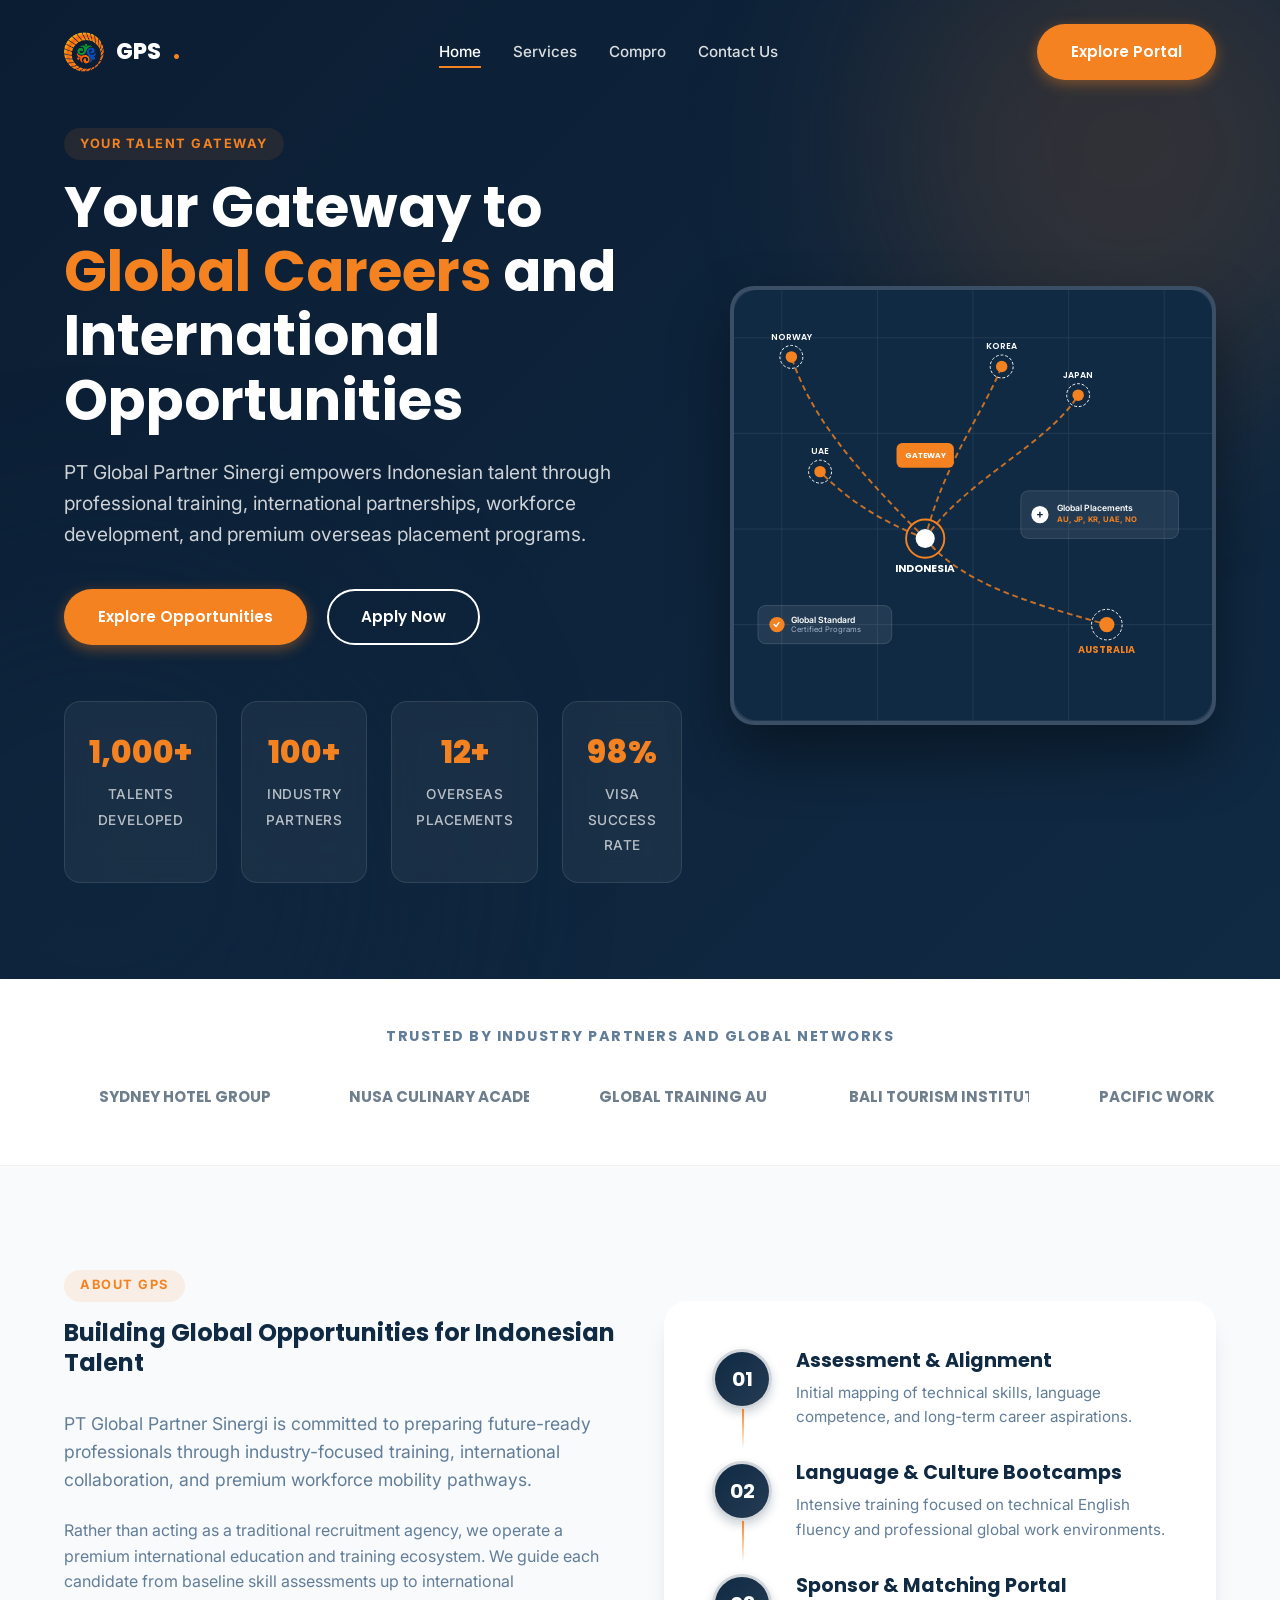
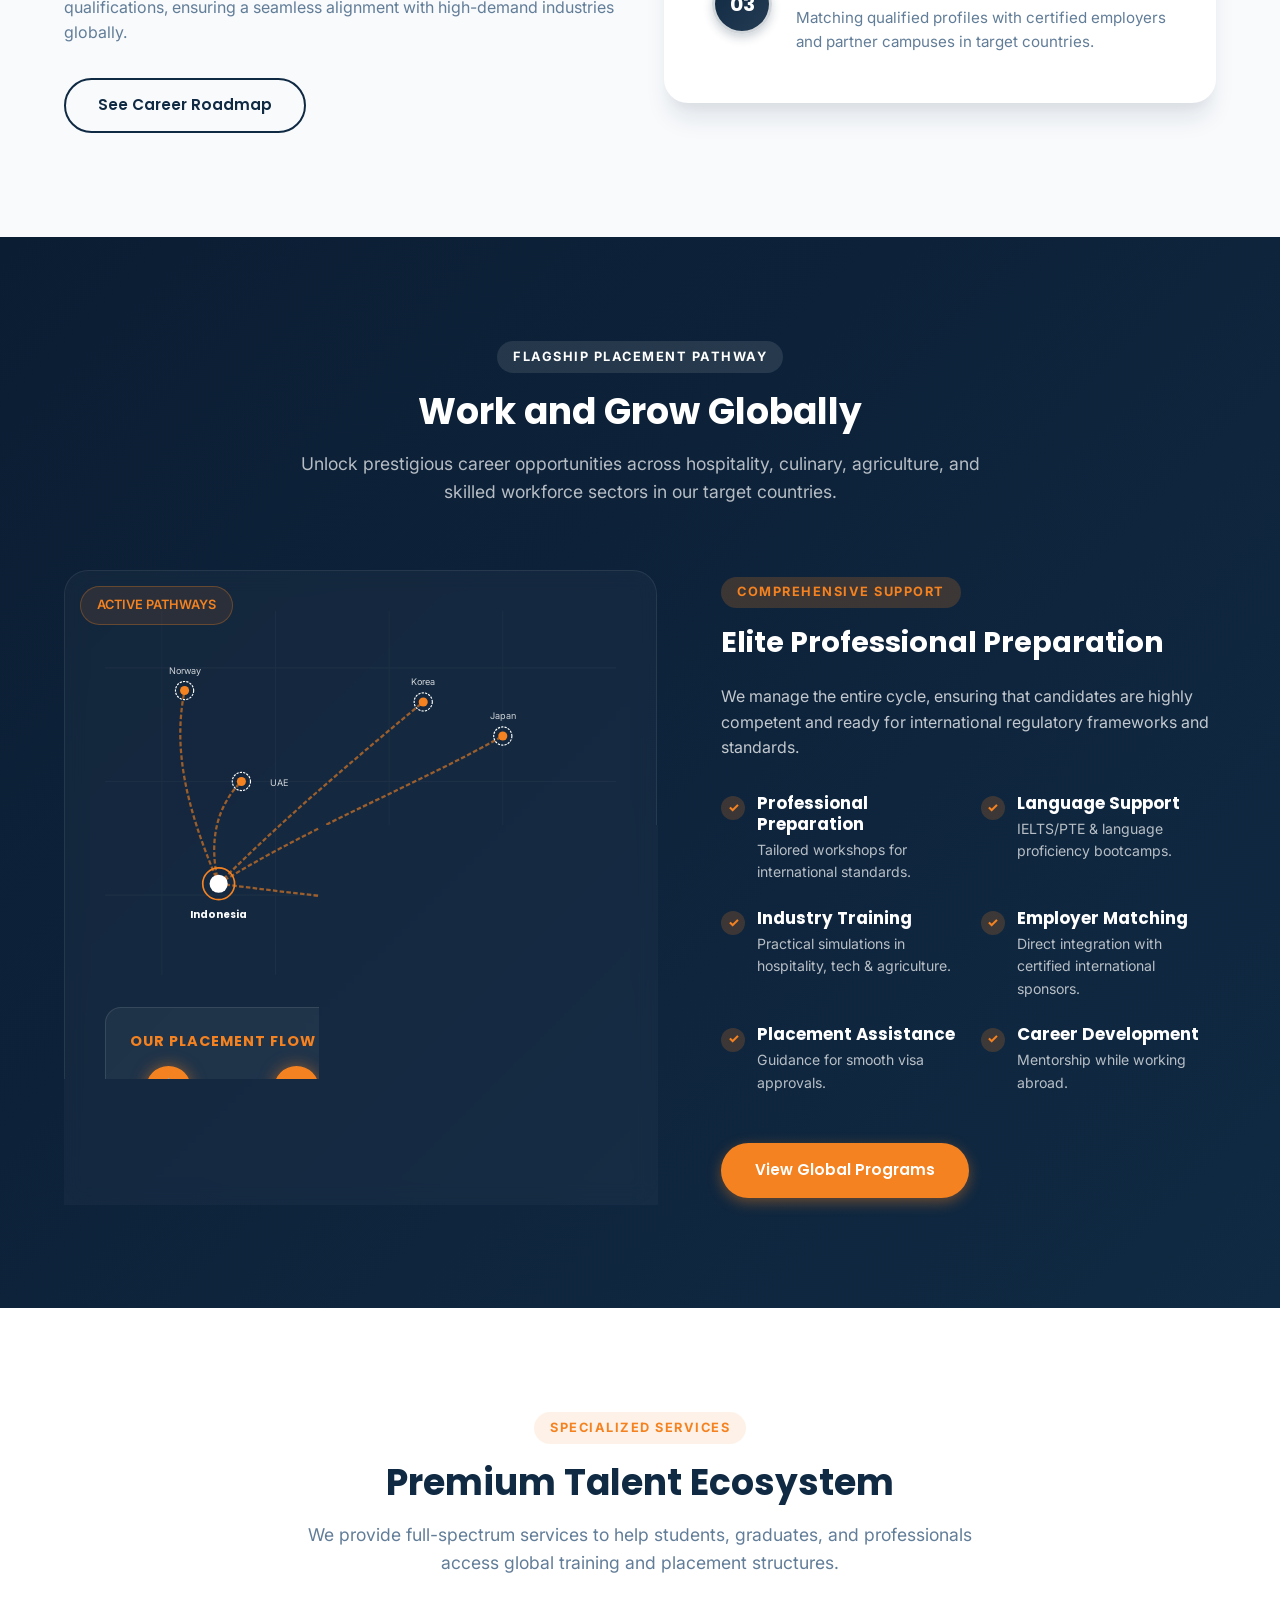
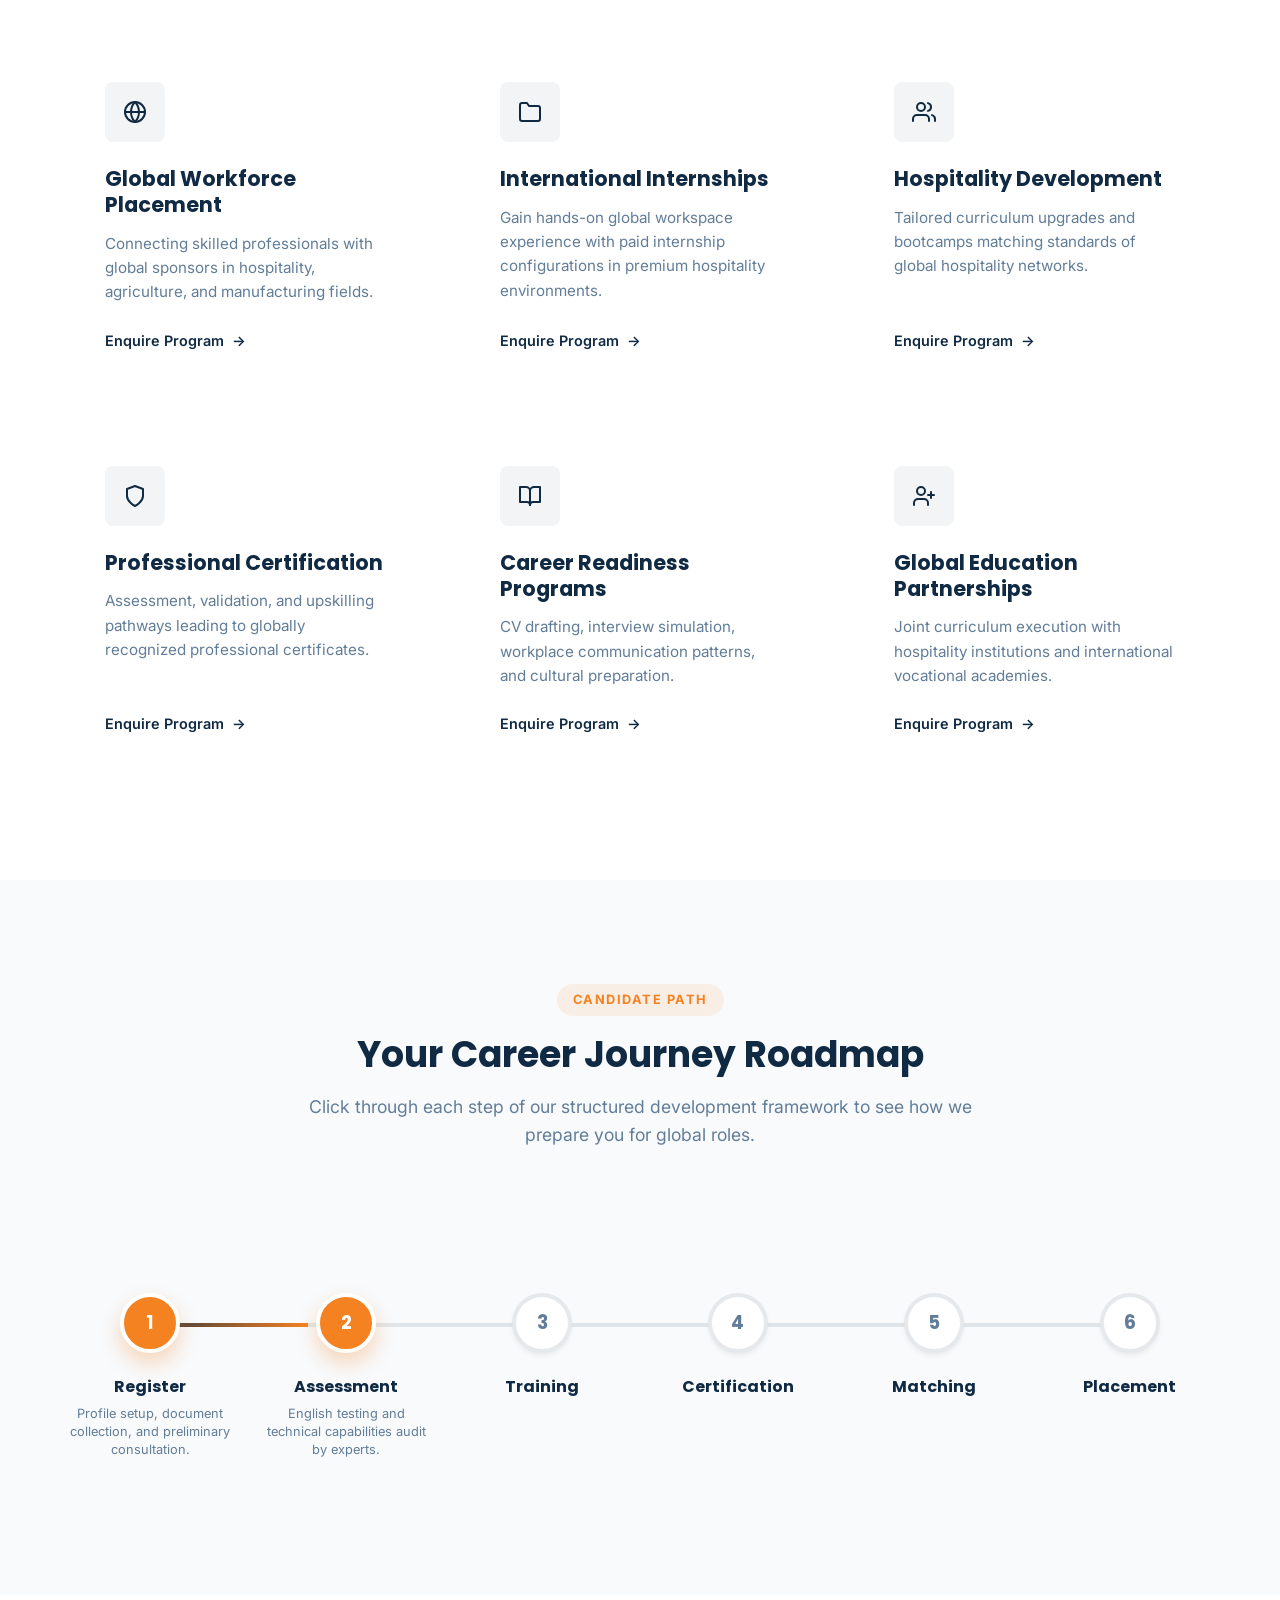
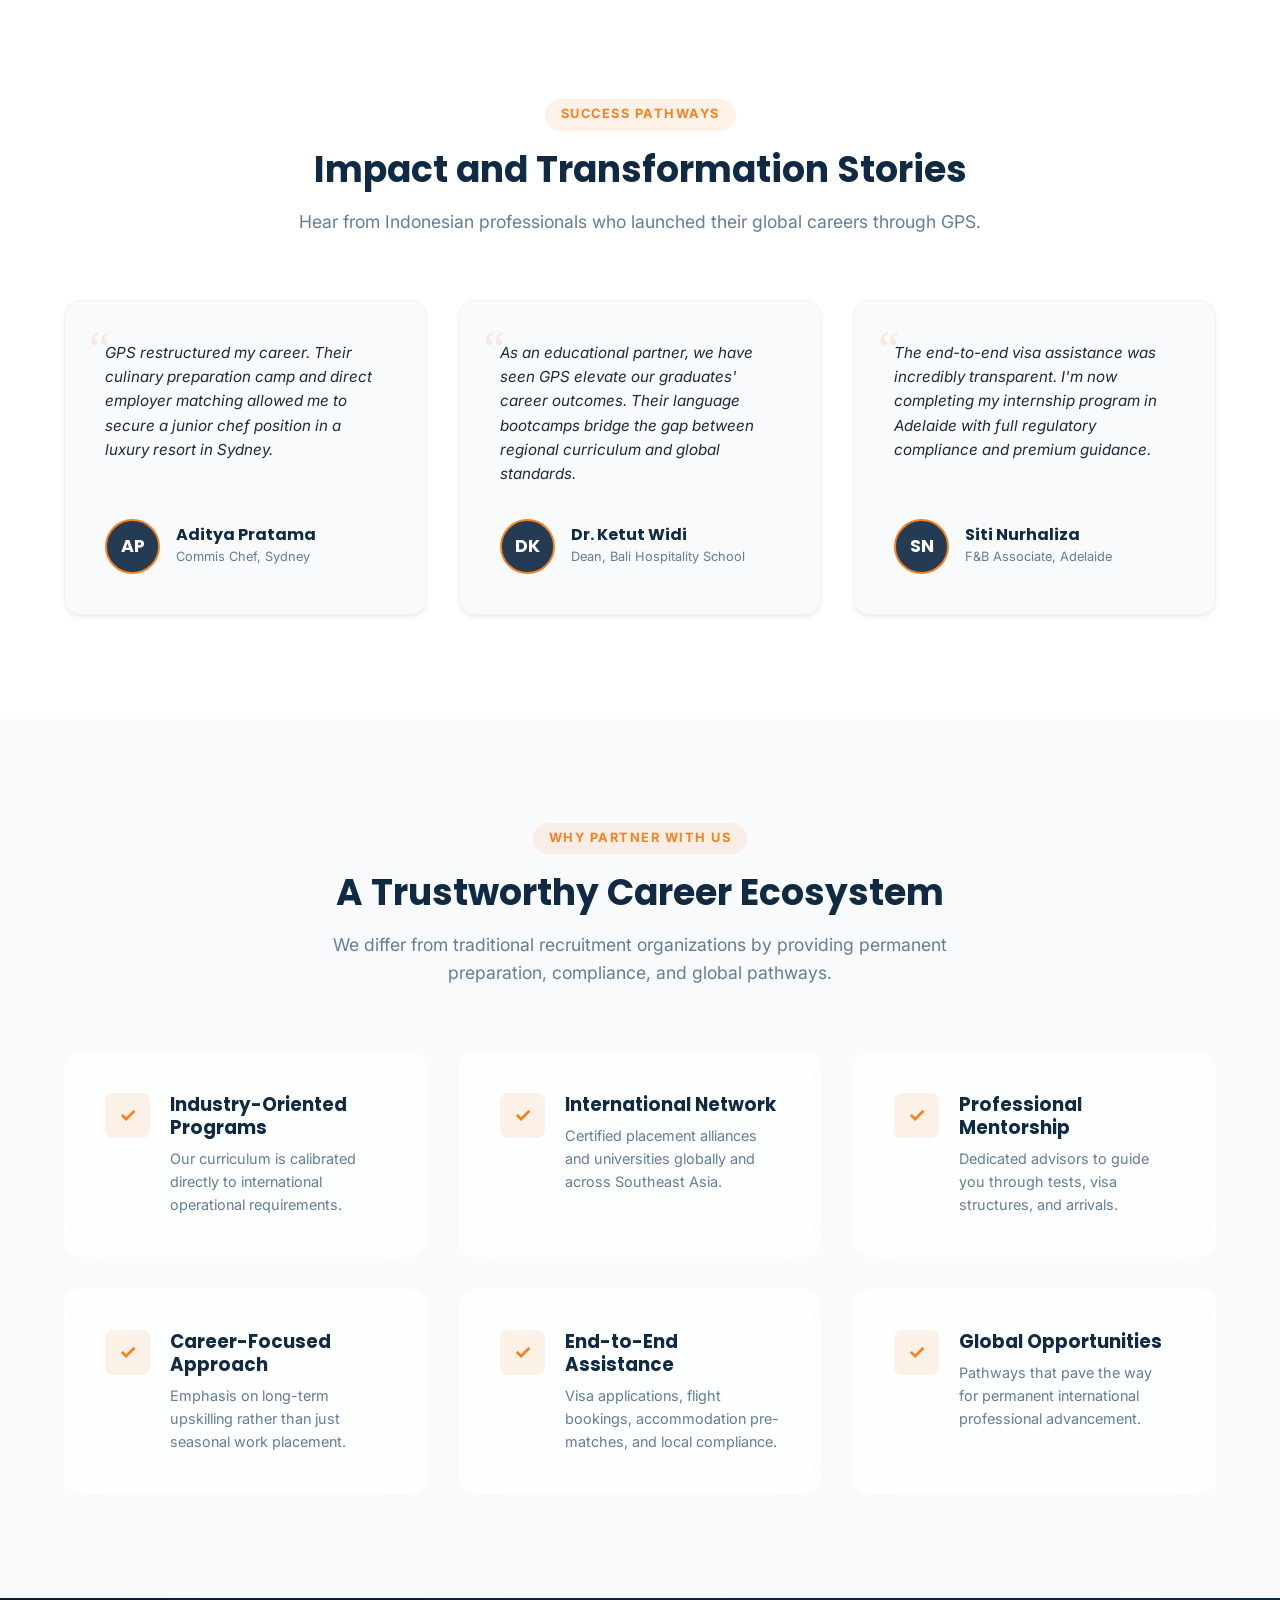
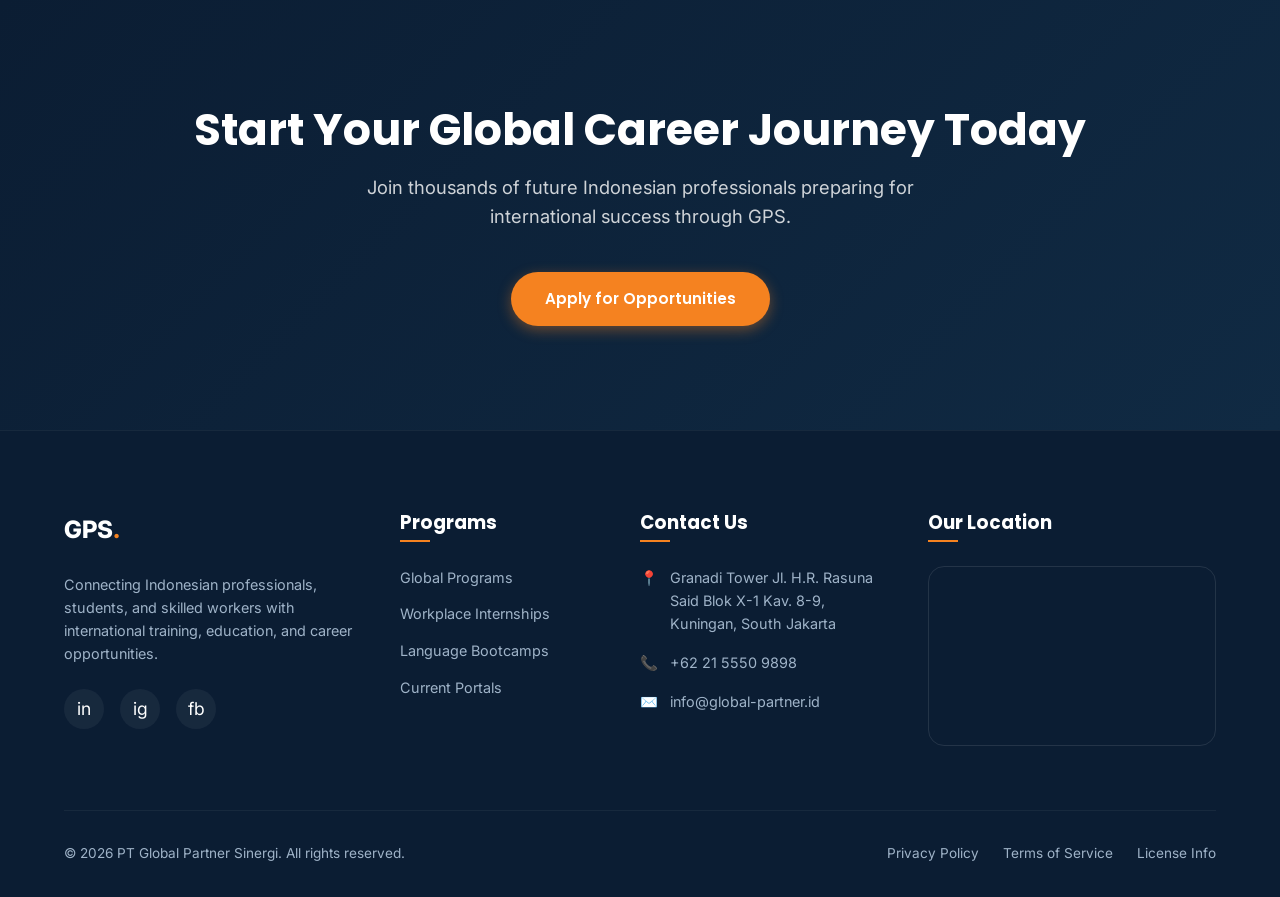
<file: index.html>
<!DOCTYPE html>
<html lang="en">

<head>
  <meta charset="UTF-8">
  <meta name="viewport" content="width=device-width, initial-scale=1.0">
  <title>PT Global Partner Sinergi | Premium International Talent Gateway</title>

  <!-- SEO Meta Tags -->
  <meta name="description"
    content="PT Global Partner Sinergi (GPS) connects Indonesian professionals, students, and skilled workers with global training, education, and career opportunities worldwide.">
  <meta name="keywords"
    content="Global Partner Sinergi, GPS, international talent gateway, work abroad, Indonesian hospitality training, overseas placement, global internship, career readiness">
  <meta name="author" content="PT Global Partner Sinergi">

  <!-- Open Graph / Facebook -->
  <meta property="og:type" content="website">
  <meta property="og:url" content="https://globalpartnersinergi.co.id/">
  <meta property="og:title" content="PT Global Partner Sinergi | Premium International Talent Gateway">
  <meta property="og:description"
    content="Connecting Indonesian talents with global careers, hospitality development programs, and professional pathways worldwide.">
  <meta property="og:image" content="assets/og-image.jpg">

  <!-- Style Sheets -->
  <link rel="stylesheet" href="style.css?v=2.4">
</head>

<body>

  <!-- NAVIGATION BAR -->
  <nav class="navbar" id="navbar">
    <div class="container nav-container">
      <a href="index.html#hero" class="logo" id="navLogo">
        <img class="logo-icon" src="assets/logo.png?v=2" alt="GPS Logo" style="object-fit: contain;">
        GPS<span>.</span>
      </a>

      <div class="nav-menu" id="navMenu">
        <a href="index.html#hero" class="nav-link active">Home</a>
        <a href="services.html" class="nav-link">Services</a>
        <a href="compro.html" class="nav-link">Compro</a>
        <a href="contact.html" class="nav-link">Contact Us</a>
      </div>

      <div class="nav-actions">
        <a href="services.html#opportunities" class="btn btn-primary btn-sm">Explore Portal</a>
      </div>

      <button class="menu-toggle" id="menuToggle" aria-label="Toggle navigation menu">
        <span></span>
        <span></span>
        <span></span>
      </button>
    </div>
  </nav>

  <!-- SECTION 1: HERO -->
  <header class="hero-section" id="hero">
    <div class="hero-shape hero-shape-1"></div>
    <div class="hero-shape hero-shape-2"></div>

    <div class="container">
      <div class="grid-2">
        <div class="hero-content reveal-left">
          <span class="badge">Your Talent Gateway</span>
          <h1 class="hero-title">Your Gateway to <span>Global Careers</span> and International Opportunities</h1>
          <p class="hero-subtitle">PT Global Partner Sinergi empowers Indonesian talent through professional training,
            international partnerships, workforce development, and premium overseas placement programs.</p>

          <div class="hero-ctas">
            <a href="services.html#opportunities" class="btn btn-primary">Explore Opportunities</a>
            <a href="#contact" class="btn btn-secondary">Apply Now</a>
          </div>

          <!-- Floating Statistics -->
          <div class="hero-stats">
            <div class="stat-box">
              <span class="stat-number" data-target="1000" data-suffix="+">0</span>
              <span class="stat-label">Talents Developed</span>
            </div>
            <div class="stat-box">
              <span class="stat-number" data-target="100" data-suffix="+">0</span>
              <span class="stat-label">Industry Partners</span>
            </div>
            <div class="stat-box">
              <span class="stat-number" data-target="12" data-suffix="+">0</span>
              <span class="stat-label">Overseas Placements</span>
            </div>
            <div class="stat-box">
              <span class="stat-number" data-target="98" data-suffix="%">0</span>
              <span class="stat-label">Visa Success Rate</span>
            </div>
          </div>
        </div>

        <div class="hero-image-wrapper reveal-right">
          <div class="hero-image-frame float-animation">
            <!-- Premium SVG Talent Map/Workplace Illustration -->
            <svg viewBox="0 0 500 450" fill="none" xmlns="http://www.w3.org/2000/svg">
              <rect width="500" height="450" rx="24" fill="#102A43" />
              <!-- Background grid lines -->
              <path d="M50 0V450M150 0V450M250 0V450M350 0V450M450 0V450" stroke="#243B53" stroke-width="1" />
              <path d="M0 50H500M0 150H500M0 250H500M0 350H500" stroke="#243B53" stroke-width="1" />

              <!-- Connection Paths from Indonesia -->
              <!-- To Norway -->
              <path d="M200 260 C 120 180, 80 130, 60 70" stroke="#F58220" stroke-width="2" stroke-dasharray="6 4"
                opacity="0.8" />
              <!-- To UAE -->
              <path d="M200 260 C 150 240, 120 220, 90 190" stroke="#F58220" stroke-width="2" stroke-dasharray="6 4"
                opacity="0.8" />
              <!-- To Korea -->
              <path d="M200 260 C 220 180, 260 130, 280 80" stroke="#F58220" stroke-width="2" stroke-dasharray="6 4"
                opacity="0.8" />
              <!-- To Japan -->
              <path d="M200 260 C 240 200, 330 160, 360 110" stroke="#F58220" stroke-width="2" stroke-dasharray="6 4"
                opacity="0.8" />
              <!-- To Australia -->
              <path d="M200 260 C 240 310, 320 330, 390 350" stroke="#F58220" stroke-width="2" stroke-dasharray="6 4"
                opacity="0.8" />

              <!-- Destination Nodes -->
              <!-- Norway -->
              <circle cx="60" cy="70" r="6" fill="#F58220" />
              <circle cx="60" cy="70" r="12" stroke="#FFFFFF" stroke-dasharray="3 2" stroke-width="1" />
              <text x="60" y="52" fill="#FFFFFF" font-family="'Poppins', sans-serif" font-weight="600" font-size="9"
                text-anchor="middle">NORWAY</text>

              <!-- UAE -->
              <circle cx="90" cy="190" r="6" fill="#F58220" />
              <circle cx="90" cy="190" r="12" stroke="#FFFFFF" stroke-dasharray="3 2" stroke-width="1" />
              <text x="90" y="172" fill="#FFFFFF" font-family="'Poppins', sans-serif" font-weight="600" font-size="9"
                text-anchor="middle">UAE</text>

              <!-- Korea -->
              <circle cx="280" cy="80" r="6" fill="#F58220" />
              <circle cx="280" cy="80" r="12" stroke="#FFFFFF" stroke-dasharray="3 2" stroke-width="1" />
              <text x="280" y="62" fill="#FFFFFF" font-family="'Poppins', sans-serif" font-weight="600" font-size="9"
                text-anchor="middle">KOREA</text>

              <!-- Japan -->
              <circle cx="360" cy="110" r="6" fill="#F58220" />
              <circle cx="360" cy="110" r="12" stroke="#FFFFFF" stroke-dasharray="3 2" stroke-width="1" />
              <text x="360" y="92" fill="#FFFFFF" font-family="'Poppins', sans-serif" font-weight="600" font-size="9"
                text-anchor="middle">JAPAN</text>

              <!-- Australia -->
              <circle cx="390" cy="350" r="8" fill="#F58220" />
              <circle cx="390" cy="350" r="16" stroke="#FFFFFF" stroke-dasharray="3 2" stroke-width="1" />
              <text x="390" y="380" fill="#F58220" font-family="'Poppins', sans-serif" font-weight="700" font-size="10"
                text-anchor="middle">AUSTRALIA</text>

              <!-- Origin Hub (Indonesia) -->
              <circle cx="200" cy="260" r="10" fill="#FFFFFF" />
              <circle cx="200" cy="260" r="20" stroke="#F58220" stroke-width="2" />
              <text x="200" y="295" fill="#FFFFFF" font-family="'Poppins', sans-serif" font-weight="700" font-size="11"
                text-anchor="middle">INDONESIA</text>

              <!-- Gateway Symbol overlay near center -->
              <g transform="translate(170, 160)">
                <rect width="60" height="26" rx="6" fill="#F58220" />
                <text x="30" y="16" fill="#FFFFFF" font-family="'Poppins', sans-serif" font-weight="700" font-size="8"
                  text-anchor="middle">GATEWAY</text>
              </g>

              <!-- Floating credentials/badges -->
              <g transform="translate(25, 330)">
                <rect width="140" height="40" rx="8" fill="rgba(255,255,255,0.08)" stroke="rgba(255,255,255,0.15)"
                  stroke-width="1" />
                <circle cx="20" cy="20" r="8" fill="#F58220" />
                <path d="M17 20L19 22L22 18" stroke="white" stroke-width="1.5" stroke-linecap="round" />
                <text x="35" y="18" fill="white" font-family="'Inter', sans-serif" font-weight="600"
                  font-size="9">Global Standard</text>
                <text x="35" y="28" fill="#9FB3C8" font-family="'Inter', sans-serif" font-size="8">Certified
                  Programs</text>
              </g>

              <g transform="translate(300, 210)">
                <rect width="165" height="50" rx="8" fill="rgba(255,255,255,0.08)" stroke="rgba(255,255,255,0.15)"
                  stroke-width="1" />
                <circle cx="20" cy="25" r="9" fill="#FFFFFF" />
                <path d="M17 25L23 25M20 22L20 28" stroke="#102A43" stroke-width="1.5" />
                <text x="38" y="21" fill="white" font-family="'Inter', sans-serif" font-weight="600"
                  font-size="9">Global Placements</text>
                <text x="38" y="33" fill="#F58220" font-family="'Inter', sans-serif" font-weight="700" font-size="8">AU,
                  JP, KR, UAE, NO</text>
              </g>
            </svg>
          </div>
        </div>
      </div>
    </div>
  </header>

  <!-- SECTION 2: TRUST PARTNERS -->
  <section class="trust-section" id="partners">
    <div class="container">
      <h2 class="trust-title">Trusted by Industry Partners and Global Networks</h2>
      <div class="partners-slider">
        <div class="partners-track">
          <!-- Mockup Brand Logos using text/SVGs -->
          <div class="partner-logo">
            <svg width="180" height="40" viewBox="0 0 180 40" fill="none"><text x="0" y="25" fill="#102A43"
                font-family="'Poppins', sans-serif" font-weight="700" font-size="15">SYDNEY HOTEL GROUP</text></svg>
          </div>
          <div class="partner-logo">
            <svg width="180" height="40" viewBox="0 0 180 40" fill="none"><text x="0" y="25" fill="#102A43"
                font-family="'Poppins', sans-serif" font-weight="700" font-size="15">NUSA CULINARY ACADEMY</text></svg>
          </div>
          <div class="partner-logo">
            <svg width="180" height="40" viewBox="0 0 180 40" fill="none"><text x="0" y="25" fill="#102A43"
                font-family="'Poppins', sans-serif" font-weight="700" font-size="15">GLOBAL TRAINING AU</text></svg>
          </div>
          <div class="partner-logo">
            <svg width="180" height="40" viewBox="0 0 180 40" fill="none"><text x="0" y="25" fill="#102A43"
                font-family="'Poppins', sans-serif" font-weight="700" font-size="15">BALI TOURISM INSTITUTE</text></svg>
          </div>
          <div class="partner-logo">
            <svg width="180" height="40" viewBox="0 0 180 40" fill="none"><text x="0" y="25" fill="#102A43"
                font-family="'Poppins', sans-serif" font-weight="700" font-size="15">PACIFIC WORKFORCE</text></svg>
          </div>
          <!-- Repeat for Infinite Loop -->
          <div class="partner-logo">
            <svg width="180" height="40" viewBox="0 0 180 40" fill="none"><text x="0" y="25" fill="#102A43"
                font-family="'Poppins', sans-serif" font-weight="700" font-size="15">SYDNEY HOTEL GROUP</text></svg>
          </div>
          <div class="partner-logo">
            <svg width="180" height="40" viewBox="0 0 180 40" fill="none"><text x="0" y="25" fill="#102A43"
                font-family="'Poppins', sans-serif" font-weight="700" font-size="15">NUSA CULINARY ACADEMY</text></svg>
          </div>
          <div class="partner-logo">
            <svg width="180" height="40" viewBox="0 0 180 40" fill="none"><text x="0" y="25" fill="#102A43"
                font-family="'Poppins', sans-serif" font-weight="700" font-size="15">GLOBAL TRAINING AU</text></svg>
          </div>
        </div>
      </div>
    </div>
  </section>

  <!-- SECTION 3: ABOUT GPS -->
  <section class="about-section section-padding" id="about">
    <div class="container">
      <div class="grid-2">
        <div class="reveal-left">
          <span class="badge">About GPS</span>
          <h2 class="section-header" style="text-align: left; margin-left: 0; margin-bottom: 2rem; max-width: 100%;">
            Building Global Opportunities for Indonesian Talent</h2>
          <p style="color: var(--color-text-muted); font-size: 1.1rem; margin-bottom: 1.5rem;">PT Global Partner Sinergi
            is committed to preparing future-ready professionals through industry-focused training, international
            collaboration, and premium workforce mobility pathways.</p>
          <p style="color: var(--color-text-muted); font-size: 1rem; margin-bottom: 2rem;">Rather than acting as a
            traditional recruitment agency, we operate a premium international education and training ecosystem. We
            guide each candidate from baseline skill assessments up to international qualifications, ensuring a seamless
            alignment with high-demand industries globally.</p>
          <a href="#journey" class="btn btn-outline">See Career Roadmap</a>
        </div>

        <div class="reveal-right">
          <!-- Infographic Steps -->
          <div class="infographic-wrapper">
            <div class="infographic-grid">
              <div class="info-step">
                <div class="info-num">01</div>
                <div class="info-content">
                  <h3>Assessment & Alignment</h3>
                  <p>Initial mapping of technical skills, language competence, and long-term career aspirations.</p>
                </div>
              </div>
              <div class="info-step">
                <div class="info-num">02</div>
                <div class="info-content">
                  <h3>Language & Culture Bootcamps</h3>
                  <p>Intensive training focused on technical English fluency and professional global work environments.
                  </p>
                </div>
              </div>
              <div class="info-step">
                <div class="info-num">03</div>
                <div class="info-content">
                  <h3>Sponsor & Matching Portal</h3>
                  <p>Matching qualified profiles with certified employers and partner campuses in target countries.</p>
                </div>
              </div>
            </div>
          </div>
        </div>
      </div>
    </div>
  </section>

  <!-- SECTION 4: FEATURED PROGRAM - GLOBAL PATHWAYS -->
  <section class="featured-section section-padding theme-dark" id="australia">
    <div class="container">
      <div class="section-header reveal">
        <span class="badge" style="background-color: rgba(255, 255, 255, 0.1); color: var(--color-white);">Flagship
          Placement Pathway</span>
        <h2>Work and Grow Globally</h2>
        <p>Unlock prestigious career opportunities across hospitality, culinary, agriculture, and skilled
          workforce sectors in our target countries.</p>
      </div>

      <div class="australia-grid">
        <div class="australia-visual reveal-left">
          <div class="australia-map-container">
            <span class="path-overlay">ACTIVE PATHWAYS</span>
            <!-- Global Connection Map SVG with glow elements -->
            <svg viewBox="0 0 450 320" fill="none" xmlns="http://www.w3.org/2000/svg">
              <!-- Grid background -->
              <path d="M0 50 H450M0 150 H450M0 250 H450M50 0 V320M150 0 V320M250 0 V320M350 0 V320"
                stroke="rgba(255,255,255,0.03)" stroke-width="1" />
              
              <!-- Connecting paths from Indonesia to destinations -->
              <path d="M100 240 C 70 170, 60 120, 70 70" stroke="rgba(245, 130, 32, 0.6)" stroke-width="2" stroke-dasharray="4 2" />
              <path d="M100 240 C 90 200, 100 170, 120 150" stroke="rgba(245, 130, 32, 0.6)" stroke-width="2" stroke-dasharray="4 2" />
              <path d="M100 240 C 160 180, 220 130, 280 80" stroke="rgba(245, 130, 32, 0.6)" stroke-width="2" stroke-dasharray="4 2" />
              <path d="M100 240 C 180 190, 280 150, 350 110" stroke="rgba(245, 130, 32, 0.6)" stroke-width="2" stroke-dasharray="4 2" />
              <path d="M100 240 C 180 250, 260 260, 320 260" stroke="rgba(245, 130, 32, 0.6)" stroke-width="2" stroke-dasharray="4 2" />

              <!-- Origin Hub: Indonesia -->
              <circle cx="100" cy="240" r="8" fill="#FFFFFF" />
              <circle cx="100" cy="240" r="14" stroke="#F58220" stroke-width="1.5" />
              <text x="100" y="270" fill="#FFFFFF" font-family="'Poppins', sans-serif" font-weight="700" font-size="9" text-anchor="middle">Indonesia</text>

              <!-- Destination: Norway -->
              <circle cx="70" cy="70" r="4" fill="#F58220" />
              <circle cx="70" cy="70" r="8" stroke="#FFFFFF" stroke-width="1" stroke-dasharray="2 1" />
              <text x="70" y="55" fill="rgba(255, 255, 255, 0.8)" font-family="'Inter', sans-serif" font-size="8" text-anchor="middle">Norway</text>

              <!-- Destination: UAE -->
              <circle cx="120" cy="150" r="4" fill="#F58220" />
              <circle cx="120" cy="150" r="8" stroke="#FFFFFF" stroke-width="1" stroke-dasharray="2 1" />
              <text x="145" y="154" fill="rgba(255, 255, 255, 0.8)" font-family="'Inter', sans-serif" font-size="8">UAE</text>

              <!-- Destination: Korea -->
              <circle cx="280" cy="80" r="4" fill="#F58220" />
              <circle cx="280" cy="80" r="8" stroke="#FFFFFF" stroke-width="1" stroke-dasharray="2 1" />
              <text x="280" y="65" fill="rgba(255, 255, 255, 0.8)" font-family="'Inter', sans-serif" font-size="8" text-anchor="middle">Korea</text>

              <!-- Destination: Japan -->
              <circle cx="350" cy="110" r="4" fill="#F58220" />
              <circle cx="350" cy="110" r="8" stroke="#FFFFFF" stroke-width="1" stroke-dasharray="2 1" />
              <text x="350" y="95" fill="rgba(255, 255, 255, 0.8)" font-family="'Inter', sans-serif" font-size="8" text-anchor="middle">Japan</text>

              <!-- Destination: Australia -->
              <circle cx="320" cy="260" r="6" fill="#F58220" />
              <circle cx="320" cy="260" r="11" stroke="#FFFFFF" stroke-width="1" />
              <text x="320" y="285" fill="#FFFFFF" font-family="'Poppins', sans-serif" font-weight="700" font-size="9" text-anchor="middle">Australia</text>
            </svg>

            <!-- Success pathway flow diagram -->
            <div class="australia-pathway-diagram">
              <h4 class="pathway-title">Our Placement Flow</h4>
              <div class="pathway-flow">
                <div class="flow-node active">
                  <div class="flow-node-icon">📋</div>
                  <span>1. Reg</span>
                </div>
                <div class="flow-arrow">→</div>
                <div class="flow-node active">
                  <div class="flow-node-icon">🎓</div>
                  <span>2. Train</span>
                </div>
                <div class="flow-arrow">→</div>
                <div class="flow-node">
                  <div class="flow-node-icon">💼</div>
                  <span>3. Match</span>
                </div>
                <div class="flow-arrow">→</div>
                <div class="flow-node">
                  <div class="flow-node-icon">✈️</div>
                  <span>4. Fly</span>
                </div>
              </div>
            </div>
          </div>
        </div>

        <div class="reveal-right">
          <span class="badge"
            style="background-color: rgba(245, 130, 32, 0.2); color: var(--color-secondary);">Comprehensive
            Support</span>
          <h3 style="font-size: 1.8rem; margin-bottom: 1.5rem; color: var(--color-white);">Elite Professional
            Preparation</h3>
          <p style="color: rgba(255, 255, 255, 0.75); margin-bottom: 2rem;">We manage the entire cycle, ensuring that
            candidates are highly competent and ready for international regulatory frameworks and standards.</p>

          <div class="features-list">
            <div class="feature-item">
              <div class="feature-icon-bullet">✓</div>
              <div class="feature-info">
                <h4>Professional Preparation</h4>
                <p>Tailored workshops for international standards.</p>
              </div>
            </div>
            <div class="feature-item">
              <div class="feature-icon-bullet">✓</div>
              <div class="feature-info">
                <h4>Language Support</h4>
                <p>IELTS/PTE & language proficiency bootcamps.</p>
              </div>
            </div>
            <div class="feature-item">
              <div class="feature-icon-bullet">✓</div>
              <div class="feature-info">
                <h4>Industry Training</h4>
                <p>Practical simulations in hospitality, tech & agriculture.</p>
              </div>
            </div>
            <div class="feature-item">
              <div class="feature-icon-bullet">✓</div>
              <div class="feature-info">
                <h4>Employer Matching</h4>
                <p>Direct integration with certified international sponsors.</p>
              </div>
            </div>
            <div class="feature-item">
              <div class="feature-icon-bullet">✓</div>
              <div class="feature-info">
                <h4>Placement Assistance</h4>
                <p>Guidance for smooth visa approvals.</p>
              </div>
            </div>
            <div class="feature-item">
              <div class="feature-icon-bullet">✓</div>
              <div class="feature-info">
                <h4>Career Development</h4>
                <p>Mentorship while working abroad.</p>
              </div>
            </div>
          </div>

          <div style="margin-top: 3rem;">
            <a href="services.html#opportunities" class="btn btn-primary">View Global Programs</a>
          </div>
        </div>
      </div>
    </div>
  </section>

  <!-- SECTION 5: OUR SERVICES -->
  <section class="services-section section-padding" id="services">
    <div class="container">
      <div class="section-header reveal">
        <span class="badge">Specialized Services</span>
        <h2>Premium Talent Ecosystem</h2>
        <p>We provide full-spectrum services to help students, graduates, and professionals access global training and
          placement structures.</p>
      </div>

      <div class="grid-3">
        <!-- Service 1 -->
        <div class="service-card glass-panel reveal">
          <div class="service-icon-box">
            <!-- Global Placement Icon -->
            <svg width="24" height="24" viewBox="0 0 24 24" fill="none" stroke="currentColor" stroke-width="2"
              stroke-linecap="round" stroke-linejoin="round">
              <circle cx="12" cy="12" r="10" />
              <path d="M12 2a14.5 14.5 0 0 0 0 20 14.5 14.5 0 0 0 0-20" />
              <path d="M2 12h20" />
            </svg>
          </div>
          <h3>Global Workforce Placement</h3>
          <p>Connecting skilled professionals with global sponsors in hospitality, agriculture, and manufacturing
            fields.</p>
          <a href="#contact" class="service-learn-more open-apply-modal"
            data-program="Global Workforce Placement">Enquire Program</a>
        </div>
        <!-- Service 2 -->
        <div class="service-card glass-panel reveal" style="transition-delay: 0.1s;">
          <div class="service-icon-box">
            <!-- Internship Icon -->
            <svg width="24" height="24" viewBox="0 0 24 24" fill="none" stroke="currentColor" stroke-width="2"
              stroke-linecap="round" stroke-linejoin="round">
              <path d="M22 19a2 2 0 0 1-2 2H4a2 2 0 0 1-2-2V5a2 2 0 0 1 2-2h5l2 3h9a2 2 0 0 1 2 2z" />
            </svg>
          </div>
          <h3>International Internships</h3>
          <p>Gain hands-on global workspace experience with paid internship configurations in premium hospitality
            environments.</p>
          <a href="#contact" class="service-learn-more open-apply-modal"
            data-program="International Internship Programs">Enquire Program</a>
        </div>
        <!-- Service 3 -->
        <div class="service-card glass-panel reveal" style="transition-delay: 0.2s;">
          <div class="service-icon-box">
            <!-- Hospitality Development Icon -->
            <svg width="24" height="24" viewBox="0 0 24 24" fill="none" stroke="currentColor" stroke-width="2"
              stroke-linecap="round" stroke-linejoin="round">
              <path d="M17 21v-2a4 4 0 0 0-4-4H5a4 4 0 0 0-4 4v2" />
              <circle cx="9" cy="7" r="4" />
              <path d="M23 21v-2a4 4 0 0 0-3-3.87" />
              <path d="M16 3.13a4 4 0 0 1 0 7.75" />
            </svg>
          </div>
          <h3>Hospitality Development</h3>
          <p>Tailored curriculum upgrades and bootcamps matching standards of global hospitality networks.</p>
          <a href="#contact" class="service-learn-more open-apply-modal"
            data-program="Hospitality Development Programs">Enquire Program</a>
        </div>
        <!-- Service 4 -->
        <div class="service-card glass-panel reveal">
          <div class="service-icon-box">
            <!-- Certification Icon -->
            <svg width="24" height="24" viewBox="0 0 24 24" fill="none" stroke="currentColor" stroke-width="2"
              stroke-linecap="round" stroke-linejoin="round">
              <path d="M12 22s8-4 8-10V5l-8-3-8 3v7c0 6 8 10 8 10z" />
            </svg>
          </div>
          <h3>Professional Certification</h3>
          <p>Assessment, validation, and upskilling pathways leading to globally recognized professional certificates.
          </p>
          <a href="#contact" class="service-learn-more open-apply-modal"
            data-program="Professional Certification Training">Enquire Program</a>
        </div>
        <!-- Service 5 -->
        <div class="service-card glass-panel reveal" style="transition-delay: 0.1s;">
          <div class="service-icon-box">
            <!-- Readiness Icon -->
            <svg width="24" height="24" viewBox="0 0 24 24" fill="none" stroke="currentColor" stroke-width="2"
              stroke-linecap="round" stroke-linejoin="round">
              <path d="M2 3h6a4 4 0 0 1 4 4v14a3 3 0 0 0-3-3H2z" />
              <path d="M22 3h-6a4 4 0 0 0-4 4v14a3 3 0 0 1 3-3h7z" />
            </svg>
          </div>
          <h3>Career Readiness Programs</h3>
          <p>CV drafting, interview simulation, workplace communication patterns, and cultural preparation.</p>
          <a href="#contact" class="service-learn-more open-apply-modal"
            data-program="Career Readiness Programs">Enquire Program</a>
        </div>
        <!-- Service 6 -->
        <div class="service-card glass-panel reveal" style="transition-delay: 0.2s;">
          <div class="service-icon-box">
            <!-- Partnerships Icon -->
            <svg width="24" height="24" viewBox="0 0 24 24" fill="none" stroke="currentColor" stroke-width="2"
              stroke-linecap="round" stroke-linejoin="round">
              <path d="M16 21v-2a4 4 0 0 0-4-4H6a4 4 0 0 0-4 4v2" />
              <circle cx="9" cy="7" r="4" />
              <line x1="19" y1="8" x2="19" y2="14" />
              <line x1="22" y1="11" x2="16" y2="11" />
            </svg>
          </div>
          <h3>Global Education Partnerships</h3>
          <p>Joint curriculum execution with hospitality institutions and international vocational academies.</p>
          <a href="#contact" class="service-learn-more open-apply-modal"
            data-program="Global Education Partnerships">Enquire Program</a>
        </div>
      </div>
    </div>
  </section>

  <!-- SECTION 6: CAREER JOURNEY -->
  <section class="journey-section section-padding" id="journey">
    <div class="container">
      <div class="section-header reveal">
        <span class="badge">Candidate Path</span>
        <h2>Your Career Journey Roadmap</h2>
        <p>Click through each step of our structured development framework to see how we prepare you for global roles.
        </p>
      </div>

      <div class="timeline-container reveal">
        <!-- Interactive Horizontal Timeline -->
        <div class="timeline-track">
          <div class="timeline-line">
            <div class="timeline-line-progress" id="timelineProgress"></div>
          </div>

          <!-- Step 1 -->
          <div class="timeline-step active">
            <div class="timeline-node">1</div>
            <div class="timeline-info">
              <h3>Register</h3>
              <p>Profile setup, document collection, and preliminary consultation.</p>
            </div>
          </div>
          <!-- Step 2 -->
          <div class="timeline-step active">
            <div class="timeline-node">2</div>
            <div class="timeline-info">
              <h3>Assessment</h3>
              <p>English testing and technical capabilities audit by experts.</p>
            </div>
          </div>
          <!-- Step 3 -->
          <div class="timeline-step">
            <div class="timeline-node">3</div>
            <div class="timeline-info">
              <h3>Training</h3>
              <p>Intensive cultural and workplace alignment bootcamp.</p>
            </div>
          </div>
          <!-- Step 4 -->
          <div class="timeline-step">
            <div class="timeline-node">4</div>
            <div class="timeline-info">
              <h3>Certification</h3>
              <p>Final validation tests and receiving global competence credentials.</p>
            </div>
          </div>
          <!-- Step 5 -->
          <div class="timeline-step">
            <div class="timeline-node">5</div>
            <div class="timeline-info">
              <h3>Matching</h3>
              <p>Direct video interviews and contracts with international sponsors.</p>
            </div>
          </div>
          <!-- Step 6 -->
          <div class="timeline-step">
            <div class="timeline-node">6</div>
            <div class="timeline-info">
              <h3>Placement</h3>
              <p>Visa processing, pre-departure briefings, and arrival tracking.</p>
            </div>
          </div>
        </div>
      </div>
    </div>
  </section>

  <!-- SECTION 7: SUCCESS STORIES -->
  <section class="testimonials-section section-padding" id="testimonials">
    <div class="container">
      <div class="section-header reveal">
        <span class="badge">Success Pathways</span>
        <h2>Impact and Transformation Stories</h2>
        <p>Hear from Indonesian professionals who launched their global careers through GPS.</p>
      </div>

      <div class="testimonials-grid">
        <!-- Testimonial 1 -->
        <div class="testimonial-card reveal">
          <div class="quote-icon">“</div>
          <p class="testimonial-text">GPS restructured my career. Their culinary preparation camp and direct employer
            matching allowed me to secure a junior chef position in a luxury resort in Sydney.</p>
          <div class="testimonial-profile">
            <div class="avatar-placeholder">AP</div>
            <div class="profile-info">
              <h4>Aditya Pratama</h4>
              <p>Commis Chef, Sydney</p>
            </div>
          </div>
        </div>
        <!-- Testimonial 2 -->
        <div class="testimonial-card reveal" style="transition-delay: 0.1s;">
          <div class="quote-icon">“</div>
          <p class="testimonial-text">As an educational partner, we have seen GPS elevate our graduates' career
            outcomes. Their language bootcamps bridge the gap between regional curriculum and global standards.</p>
          <div class="testimonial-profile">
            <div class="avatar-placeholder">DK</div>
            <div class="profile-info">
              <h4>Dr. Ketut Widi</h4>
              <p>Dean, Bali Hospitality School</p>
            </div>
          </div>
        </div>
        <!-- Testimonial 3 -->
        <div class="testimonial-card reveal" style="transition-delay: 0.2s;">
          <div class="quote-icon">“</div>
          <p class="testimonial-text">The end-to-end visa assistance was incredibly transparent. I'm now completing my
            internship program in Adelaide with full regulatory compliance and premium guidance.</p>
          <div class="testimonial-profile">
            <div class="avatar-placeholder">SN</div>
            <div class="profile-info">
              <h4>Siti Nurhaliza</h4>
              <p>F&B Associate, Adelaide</p>
            </div>
          </div>
        </div>
      </div>
    </div>
  </section>

  <!-- SECTION 8: WHY CHOOSE GPS -->
  <section class="why-section section-padding" id="why">
    <div class="container">
      <div class="section-header reveal">
        <span class="badge">Why Partner With Us</span>
        <h2>A Trustworthy Career Ecosystem</h2>
        <p>We differ from traditional recruitment organizations by providing permanent preparation, compliance, and
          global pathways.</p>
      </div>

      <div class="why-grid">
        <!-- Benefit 1 -->
        <div class="why-card glass-panel reveal">
          <div class="why-icon">✓</div>
          <div class="why-info">
            <h3>Industry-Oriented Programs</h3>
            <p>Our curriculum is calibrated directly to international operational requirements.</p>
          </div>
        </div>
        <!-- Benefit 2 -->
        <div class="why-card glass-panel reveal" style="transition-delay: 0.1s;">
          <div class="why-icon">✓</div>
          <div class="why-info">
            <h3>International Network</h3>
            <p>Certified placement alliances and universities globally and across Southeast Asia.</p>
          </div>
        </div>
        <!-- Benefit 3 -->
        <div class="why-card glass-panel reveal" style="transition-delay: 0.2s;">
          <div class="why-icon">✓</div>
          <div class="why-info">
            <h3>Professional Mentorship</h3>
            <p>Dedicated advisors to guide you through tests, visa structures, and arrivals.</p>
          </div>
        </div>
        <!-- Benefit 4 -->
        <div class="why-card glass-panel reveal">
          <div class="why-icon">✓</div>
          <div class="why-info">
            <h3>Career-Focused Approach</h3>
            <p>Emphasis on long-term upskilling rather than just seasonal work placement.</p>
          </div>
        </div>
        <!-- Benefit 5 -->
        <div class="why-card glass-panel reveal" style="transition-delay: 0.1s;">
          <div class="why-icon">✓</div>
          <div class="why-info">
            <h3>End-to-End Assistance</h3>
            <p>Visa applications, flight bookings, accommodation pre-matches, and local compliance.</p>
          </div>
        </div>
        <!-- Benefit 6 -->
        <div class="why-card glass-panel reveal" style="transition-delay: 0.2s;">
          <div class="why-icon">✓</div>
          <div class="why-info">
            <h3>Global Opportunities</h3>
            <p>Pathways that pave the way for permanent international professional advancement.</p>
          </div>
        </div>
      </div>
    </div>
  </section>

  <!-- SECTION 10: CALL TO ACTION -->
  <section class="cta-section section-padding" id="contact">
    <div class="container reveal">
      <h2>Start Your Global Career Journey Today</h2>
      <p>Join thousands of future Indonesian professionals preparing for international success through GPS.</p>
      <button class="btn btn-primary open-apply-modal" data-program="General Global Placement Application">Apply for
        Opportunities</button>
    </div>
  </section>

  <!-- SECTION 11: FOOTER -->
  <footer class="footer">
    <div class="container">
      <div class="footer-grid">
        <div class="footer-about">
          <div class="footer-logo">GPS<span>.</span></div>
          <p>Connecting Indonesian professionals, students, and skilled workers with international training, education,
            and career opportunities.</p>
          <div class="footer-socials">
            <a href="#" class="social-icon" aria-label="LinkedIn">in</a>
            <a href="#" class="social-icon" aria-label="Instagram">ig</a>
            <a href="#" class="social-icon" aria-label="Facebook">fb</a>
          </div>
        </div>

        <div class="footer-column">
          <h3>Programs</h3>
          <div class="footer-links">
            <a href="#australia">Global Programs</a>
            <a href="#services">Workplace Internships</a>
            <a href="#services">Language Bootcamps</a>
            <a href="services.html#opportunities">Current Portals</a>
          </div>
        </div>

        <div class="footer-column">
          <h3>Contact Us</h3>
          <ul class="footer-contact">
            <li>
              <span class="footer-contact-icon">📍</span>
              Granadi Tower Jl. H.R. Rasuna Said Blok X-1 Kav. 8-9, Kuningan, South Jakarta
            </li>
            <li>
              <span class="footer-contact-icon">📞</span>
              +62 21 5550 9898
            </li>
            <li>
              <span class="footer-contact-icon">✉️</span>
              info@global-partner.id
            </li>
          </ul>
        </div>

        <!-- Google Maps Integration -->
        <div class="footer-column">
          <h3>Our Location</h3>
          <div class="map-container">
            <iframe
              src="https://maps.google.com/maps?q=Granadi%20Tower,%20Rasuna%20Said,%20Kuningan,%20Jakarta%20Selatan&t=&z=16&ie=UTF8&iwloc=&output=embed"
              width="100%" height="100%" style="border:0;" allowfullscreen="" loading="lazy"
              referrerpolicy="no-referrer-when-downgrade">
            </iframe>
          </div>
        </div>
      </div>

      <div class="footer-bottom">
        <div>© 2026 PT Global Partner Sinergi. All rights reserved.</div>
        <div class="footer-legal-links">
          <a href="#">Privacy Policy</a>
          <a href="#">Terms of Service</a>
          <a href="#">License Info</a>
        </div>
      </div>
    </div>
  </footer>

  <!-- DYNAMIC APPLICATION MODAL -->
  <div class="modal-overlay" id="applyModal">
    <div class="modal-content">
      <button class="modal-close" aria-label="Close modal">&times;</button>

      <!-- Default Form -->
      <form id="applyForm">
        <div class="modal-header">
          <h3>Apply for Opportunities</h3>
          <p>Register your interest in international placement & training opportunities.</p>
        </div>

        <div class="form-group">
          <label for="modalProgram">Target Program / Position</label>
          <input type="text" id="modalProgram" class="form-control" readonly>
        </div>

        <div class="form-group">
          <label for="modalName">Full Name</label>
          <input type="text" id="modalName" class="form-control" placeholder="Enter your full name" required>
        </div>

        <div class="form-group">
          <label for="modalEmail">Email Address</label>
          <input type="email" id="modalEmail" class="form-control" placeholder="Enter your email address" required>
        </div>

        <div class="form-group">
          <label for="modalPhone">Phone / WhatsApp Number</label>
          <input type="tel" id="modalPhone" class="form-control" placeholder="e.g., +62 812 3456 789" required>
        </div>

        <div class="form-group">
          <label for="modalEducation">Highest Education Level</label>
          <select id="modalEducation" class="form-control">
            <option value="diploma">Associate Degree / Diploma</option>
            <option value="bachelor">Bachelor's Degree</option>
            <option value="vocational">Vocational High School</option>
            <option value="other">Other / High School</option>
          </select>
        </div>

        <div class="form-group">
          <label for="modalMessage">Brief Experience Summary (Optional)</label>
          <textarea id="modalMessage" class="form-control" rows="3"
            placeholder="Tell us briefly about your current professional role or training background..."></textarea>
        </div>

        <button type="submit" class="btn btn-primary" style="width: 100%; margin-top: 1rem;">Submit Application</button>
      </form>

      <!-- Success Notification View -->
      <div class="modal-success-msg">
        <div class="modal-success-icon">✓</div>
        <h3>Application Submitted!</h3>
        <p>Thank you for submitting your profile. An international career coordinator from GPS will review your
          credentials and contact you within 2-3 business days via email or WhatsApp.</p>
        <button class="btn btn-primary"
          onclick="document.getElementById('applyModal').classList.remove('active'); document.body.style.overflow = '';"
          style="margin-top: 2rem;">Close Window</button>
      </div>
    </div>
  </div>



  <!-- Javascript Scripts -->
  <script src="app.js"></script>
</body>

</html>
</file>
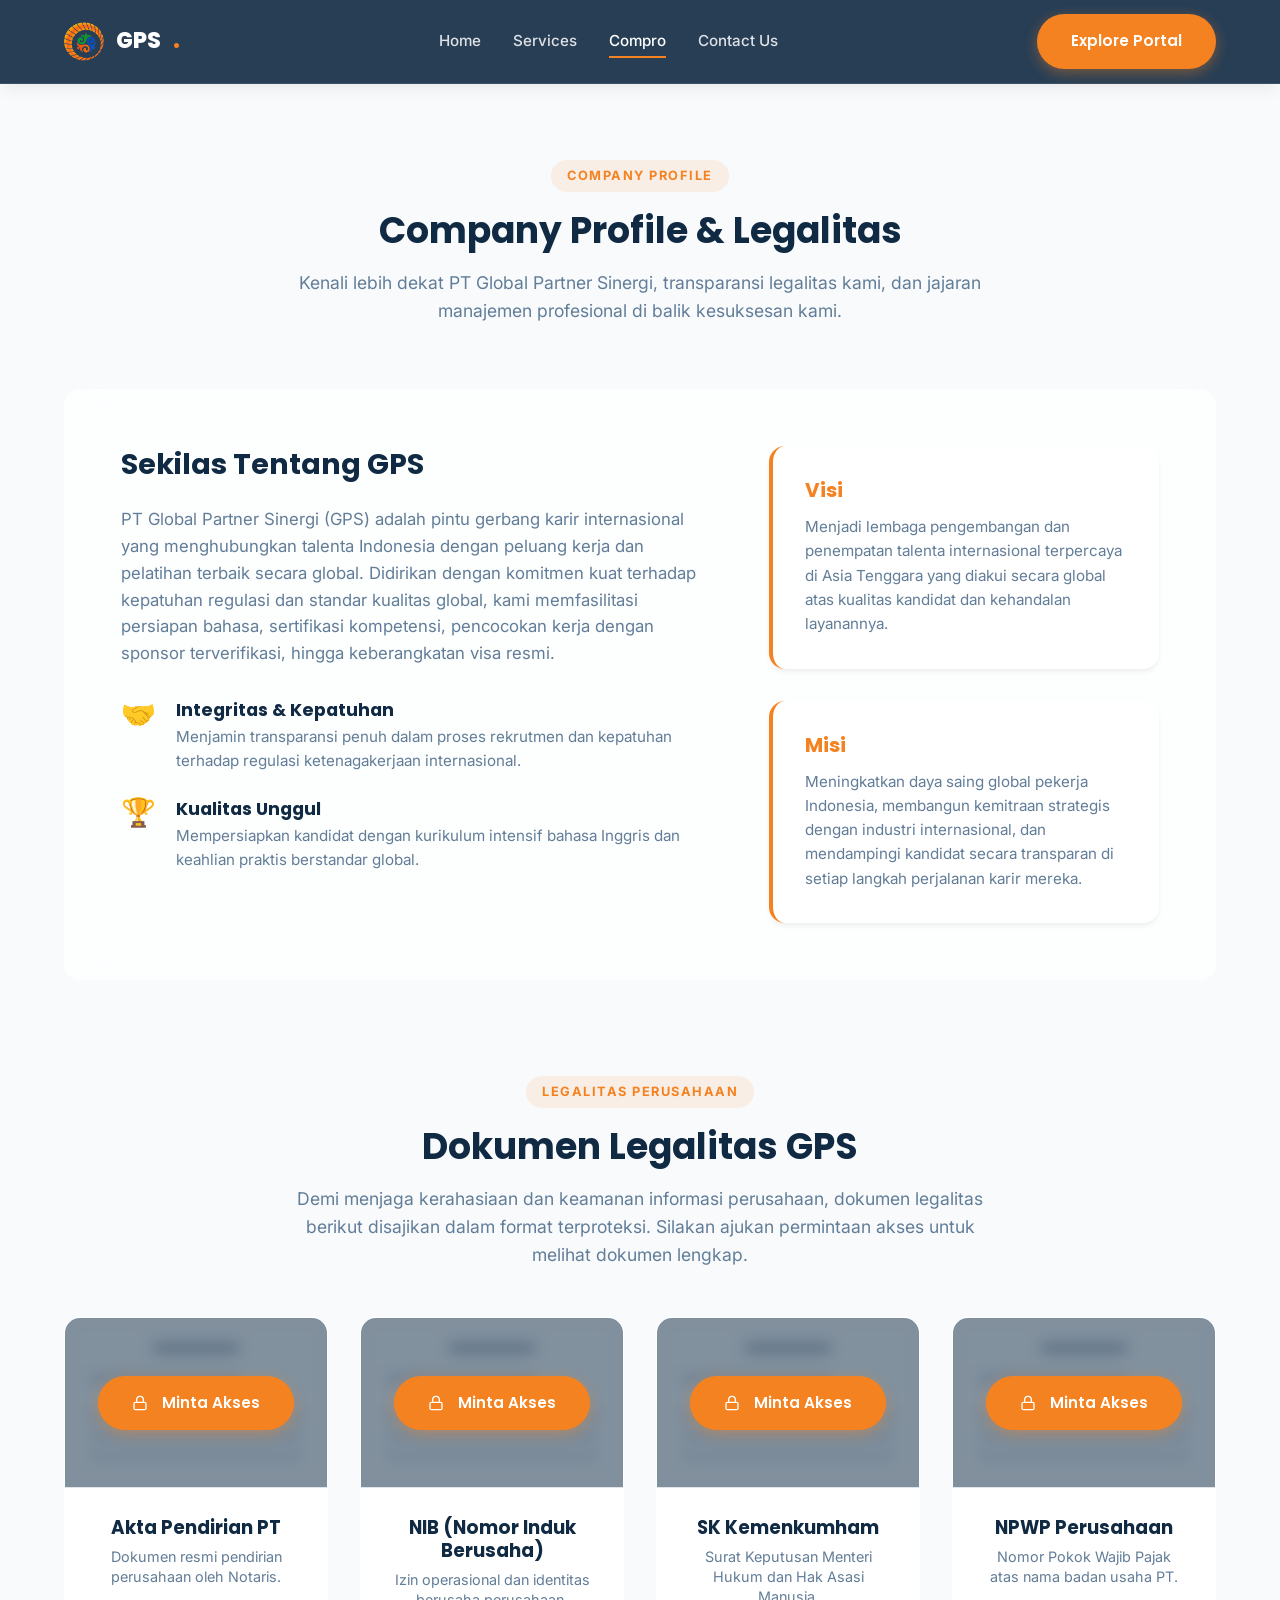
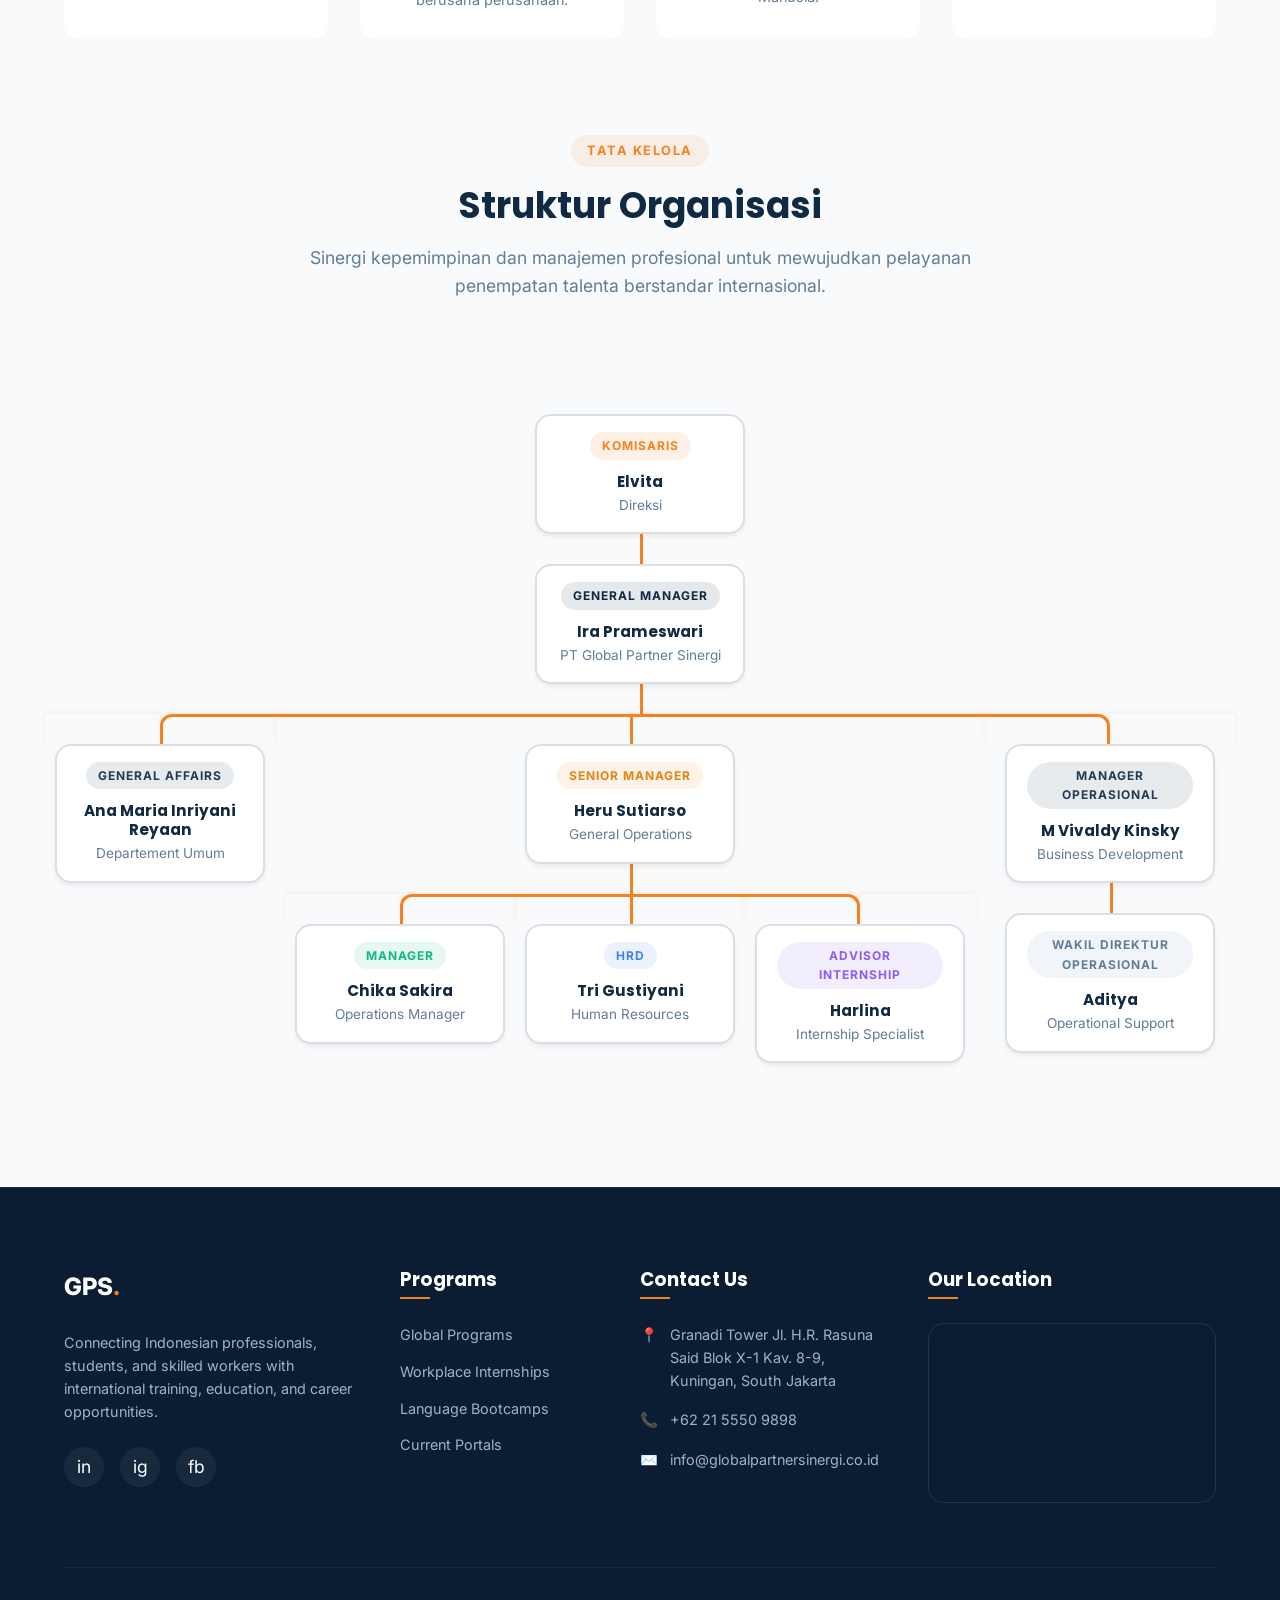
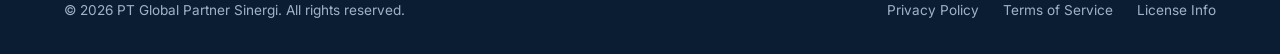
<file: compro.html>
<!DOCTYPE html>
<html lang="en">

<head>
  <meta charset="UTF-8">
  <meta name="viewport" content="width=device-width, initial-scale=1.0">
  <title>Company Profile & Legalitas | GPS</title>

  <!-- SEO Meta Tags -->
  <meta name="description"
    content="PT Global Partner Sinergi (GPS) Company Profile. Jajaran kepemimpinan dan manajemen profesional serta transparansi dokumen legalitas perusahaan.">
  <meta name="keywords" content="Global Partner Sinergi, GPS, company profile, legalitas PT, struktur organisasi">
  <meta name="author" content="PT Global Partner Sinergi">

  <!-- Style Sheets -->
  <link rel="stylesheet" href="style.css?v=2.4">
</head>

<body>

  <!-- NAVIGATION BAR -->
  <nav class="navbar scrolled compro-nav" id="navbar">
    <div class="container nav-container">
      <a href="index.html#hero" class="logo" id="navLogo">
        <img class="logo-icon" src="assets/logo.png?v=2" alt="GPS Logo" style="object-fit: contain;">
        GPS<span>.</span>
      </a>

      <div class="nav-menu" id="navMenu">
        <a href="index.html#hero" class="nav-link">Home</a>
        <a href="services.html" class="nav-link">Services</a>
        <a href="compro.html" class="nav-link active">Compro</a>
        <a href="contact.html" class="nav-link">Contact Us</a>
      </div>

      <div class="nav-actions">
        <a href="services.html#opportunities" class="btn btn-primary btn-sm">Explore Portal</a>
      </div>

      <button class="menu-toggle" id="menuToggle" aria-label="Toggle navigation menu">
        <span></span>
        <span></span>
        <span></span>
      </button>
    </div>
  </nav>

  <!-- SECTION 3.5: COMPANY PROFILE (COMPRO) -->
  <section class="compro-section section-padding" id="compro" style="padding-top: 10rem;">
    <div class="container">
      <div class="section-header reveal active">
        <span class="badge">Company Profile</span>
        <h2>Company Profile & Legalitas</h2>
        <p>Kenali lebih dekat PT Global Partner Sinergi, transparansi legalitas kami, dan jajaran manajemen profesional
          di balik kesuksesan kami.</p>
      </div>

      <!-- Part 1: Brief Profile -->
      <div class="compro-profile glass-panel reveal active">
        <div class="compro-grid">
          <div class="compro-info-text">
            <h3>Sekilas Tentang GPS</h3>
            <p>PT Global Partner Sinergi (GPS) adalah pintu gerbang karir internasional yang menghubungkan talenta
              Indonesia dengan peluang kerja dan pelatihan terbaik secara global. Didirikan dengan
              komitmen kuat terhadap kepatuhan regulasi dan standar kualitas global, kami memfasilitasi persiapan
              bahasa, sertifikasi kompetensi, pencocokan kerja dengan sponsor terverifikasi, hingga keberangkatan visa
              resmi.</p>
            <div class="compro-values">
              <div class="value-item">
                <span class="value-icon">🤝</span>
                <div>
                  <h4>Integritas & Kepatuhan</h4>
                  <p>Menjamin transparansi penuh dalam proses rekrutmen dan kepatuhan terhadap regulasi ketenagakerjaan
                    internasional.</p>
                </div>
              </div>
              <div class="value-item">
                <span class="value-icon">🏆</span>
                <div>
                  <h4>Kualitas Unggul</h4>
                  <p>Mempersiapkan kandidat dengan kurikulum intensif bahasa Inggris dan keahlian praktis berstandar
                    global.</p>
                </div>
              </div>
            </div>
          </div>
          <div class="compro-info-stats">
            <div class="info-stat-card">
              <h4>Visi</h4>
              <p>Menjadi lembaga pengembangan dan penempatan talenta internasional terpercaya di Asia Tenggara yang
                diakui secara global atas kualitas kandidat dan kehandalan layanannya.</p>
            </div>
            <div class="info-stat-card">
              <h4>Misi</h4>
              <p>Meningkatkan daya saing global pekerja Indonesia, membangun kemitraan strategis dengan industri
                internasional, dan mendampingi kandidat secara transparan di setiap langkah perjalanan karir mereka.</p>
            </div>
          </div>
        </div>
      </div>

      <!-- Part 2: Legalitas Perusahaan -->
      <div class="compro-legal section-margin">
        <div class="section-header reveal active" style="margin-bottom: 3rem;">
          <span class="badge"
            style="background-color: rgba(245, 130, 32, 0.1); color: var(--color-secondary);">Legalitas
            Perusahaan</span>
          <h2>Dokumen Legalitas GPS</h2>
          <p>Demi menjaga kerahasiaan dan keamanan informasi perusahaan, dokumen legalitas berikut disajikan dalam
            format terproteksi. Silakan ajukan permintaan akses untuk melihat dokumen lengkap.</p>
        </div>

        <div class="legal-grid reveal active">
          <!-- Card 1 -->
          <div class="legal-card glass-panel">
            <div class="document-preview-wrapper">
              <div class="document-preview">
                <div class="dummy-doc">
                  <div class="dummy-line header"></div>
                  <div class="dummy-line title"></div>
                  <div class="dummy-line"></div>
                  <div class="dummy-line"></div>
                  <div class="dummy-line"></div>
                </div>
              </div>
              <div class="lock-overlay">
                <button class="btn btn-primary btn-sm open-legal-modal" data-doc="Akta Pendirian PT">
                  <svg class="btn-lock-icon" viewBox="0 0 24 24" fill="none" stroke="currentColor" stroke-width="2"
                    style="width:16px; height:16px; margin-right:6px;">
                    <rect x="3" y="11" width="18" height="11" rx="2" ry="2"></rect>
                    <path d="M7 11V7a5 5 0 0 1 10 0v4"></path>
                  </svg>
                  Minta Akses
                </button>
              </div>
            </div>
            <div class="legal-card-body">
              <h3>Akta Pendirian PT</h3>
              <p>Dokumen resmi pendirian perusahaan oleh Notaris.</p>
            </div>
          </div>

          <!-- Card 2 -->
          <div class="legal-card glass-panel">
            <div class="document-preview-wrapper">
              <div class="document-preview">
                <div class="dummy-doc">
                  <div class="dummy-line header"></div>
                  <div class="dummy-line title"></div>
                  <div class="dummy-line"></div>
                  <div class="dummy-line"></div>
                  <div class="dummy-line"></div>
                </div>
              </div>
              <div class="lock-overlay">
                <button class="btn btn-primary btn-sm open-legal-modal" data-doc="NIB (Nomor Induk Berusaha)">
                  <svg class="btn-lock-icon" viewBox="0 0 24 24" fill="none" stroke="currentColor" stroke-width="2"
                    style="width:16px; height:16px; margin-right:6px;">
                    <rect x="3" y="11" width="18" height="11" rx="2" ry="2"></rect>
                    <path d="M7 11V7a5 5 0 0 1 10 0v4"></path>
                  </svg>
                  Minta Akses
                </button>
              </div>
            </div>
            <div class="legal-card-body">
              <h3>NIB (Nomor Induk Berusaha)</h3>
              <p>Izin operasional dan identitas berusaha perusahaan.</p>
            </div>
          </div>

          <!-- Card 3 -->
          <div class="legal-card glass-panel">
            <div class="document-preview-wrapper">
              <div class="document-preview">
                <div class="dummy-doc">
                  <div class="dummy-line header"></div>
                  <div class="dummy-line title"></div>
                  <div class="dummy-line"></div>
                  <div class="dummy-line"></div>
                  <div class="dummy-line"></div>
                </div>
              </div>
              <div class="lock-overlay">
                <button class="btn btn-primary btn-sm open-legal-modal" data-doc="SK Kemenkumham">
                  <svg class="btn-lock-icon" viewBox="0 0 24 24" fill="none" stroke="currentColor" stroke-width="2"
                    style="width:16px; height:16px; margin-right:6px;">
                    <rect x="3" y="11" width="18" height="11" rx="2" ry="2"></rect>
                    <path d="M7 11V7a5 5 0 0 1 10 0v4"></path>
                  </svg>
                  Minta Akses
                </button>
              </div>
            </div>
            <div class="legal-card-body">
              <h3>SK Kemenkumham</h3>
              <p>Surat Keputusan Menteri Hukum dan Hak Asasi Manusia.</p>
            </div>
          </div>

          <!-- Card 4 -->
          <div class="legal-card glass-panel">
            <div class="document-preview-wrapper">
              <div class="document-preview">
                <div class="dummy-doc">
                  <div class="dummy-line header"></div>
                  <div class="dummy-line title"></div>
                  <div class="dummy-line"></div>
                  <div class="dummy-line"></div>
                  <div class="dummy-line"></div>
                </div>
              </div>
              <div class="lock-overlay">
                <button class="btn btn-primary btn-sm open-legal-modal" data-doc="NPWP Perusahaan">
                  <svg class="btn-lock-icon" viewBox="0 0 24 24" fill="none" stroke="currentColor" stroke-width="2"
                    style="width:16px; height:16px; margin-right:6px;">
                    <rect x="3" y="11" width="18" height="11" rx="2" ry="2"></rect>
                    <path d="M7 11V7a5 5 0 0 1 10 0v4"></path>
                  </svg>
                  Minta Akses
                </button>
              </div>
            </div>
            <div class="legal-card-body">
              <h3>NPWP Perusahaan</h3>
              <p>Nomor Pokok Wajib Pajak atas nama badan usaha PT.</p>
            </div>
          </div>
        </div>
      </div>

      <!-- Part 3: Struktur Organisasi -->
      <div class="compro-org section-margin">
        <div class="section-header reveal active" style="margin-bottom: 4rem;">
          <span class="badge">Tata Kelola</span>
          <h2>Struktur Organisasi</h2>
          <p>Sinergi kepemimpinan dan manajemen profesional untuk mewujudkan pelayanan penempatan talenta berstandar
            internasional.</p>
        </div>

        <div class="org-tree reveal active">
          <ul>
            <li>
              <!-- Komisaris (Level 1) -->
              <div class="org-node commissioners">
                <div class="node-badge">Komisaris</div>
                <div class="node-content">
                  <h4>Elvita</h4>
                  <p>Direksi</p>
                </div>
              </div>

              <ul>
                <li>
                  <!-- Direktur Utama (Level 2) -->
                  <div class="org-node ceo">
                    <div class="node-badge">General Manager</div>
                    <div class="node-content">
                      <h4>Ira Prameswari</h4>
                      <p>PT Global Partner Sinergi</p>
                    </div>
                  </div>

                  <ul>
                    <li>
                      <!-- Direktur Keuangan -->
                      <div class="org-node director">
                        <div class="node-badge">General Affairs</div>
                        <div class="node-content">
                          <h4>Ana Maria Inriyani Reyaan</h4>
                          <p>Departement Umum</p>
                        </div>
                      </div>
                    </li>
                    <li>
                      <!-- General Manager -->
                      <div class="org-node gm">
                        <div class="node-badge">Senior Manager</div>
                        <div class="node-content">
                          <h4>Heru Sutiarso</h4>
                          <p>General Operations</p>
                        </div>
                      </div>

                      <ul>
                        <li>
                          <!-- Manager -->
                          <div class="org-node manager">
                            <div class="node-badge">Manager</div>
                            <div class="node-content">
                              <h4>Chika Sakira</h4>
                              <p>Operations Manager</p>
                            </div>
                          </div>
                        </li>
                        <li>
                          <!-- HRD -->
                          <div class="org-node hrd">
                            <div class="node-badge">HRD</div>
                            <div class="node-content">
                              <h4>Tri Gustiyani</h4>
                              <p>Human Resources</p>
                            </div>
                          </div>
                        </li>
                        <li>
                          <!-- Advisor Internship -->
                          <div class="org-node advisor">
                            <div class="node-badge">Advisor Internship</div>
                            <div class="node-content">
                              <h4>Harlina</h4>
                              <p>Internship Specialist</p>
                            </div>
                          </div>
                        </li>
                      </ul>
                    </li>
                    <li>
                      <!-- Direktur Operasional -->
                      <div class="org-node director">
                        <div class="node-badge">Manager Operasional</div>
                        <div class="node-content">
                          <h4>M Vivaldy Kinsky</h4>
                          <p>Business Development</p>
                        </div>
                      </div>

                      <ul>
                        <li>
                          <!-- Wakil Direktur Operasional -->
                          <div class="org-node deputy">
                            <div class="node-badge">Wakil Direktur Operasional</div>
                            <div class="node-content">
                              <h4>Aditya</h4>
                              <p>Operational Support</p>
                            </div>
                          </div>
                        </li>
                      </ul>
                    </li>
                  </ul>
                </li>
              </ul>
            </li>
          </ul>
        </div>
      </div>
    </div>
  </section>

  <!-- SECTION 11: FOOTER -->
  <footer class="footer">
    <div class="container">
      <div class="footer-grid">
        <div class="footer-about">
          <div class="footer-logo">GPS<span>.</span></div>
          <p>Connecting Indonesian professionals, students, and skilled workers with international training, education,
            and career opportunities.</p>
          <div class="footer-socials">
            <a href="#" class="social-icon" aria-label="LinkedIn">in</a>
            <a href="#" class="social-icon" aria-label="Instagram">ig</a>
            <a href="#" class="social-icon" aria-label="Facebook">fb</a>
          </div>
        </div>

        <div class="footer-column">
          <h3>Programs</h3>
          <div class="footer-links">
            <a href="index.html#australia">Global Programs</a>
            <a href="services.html">Workplace Internships</a>
            <a href="services.html">Language Bootcamps</a>
            <a href="services.html#opportunities">Current Portals</a>
          </div>
        </div>

        <div class="footer-column">
          <h3>Contact Us</h3>
          <ul class="footer-contact">
            <li>
              <span class="footer-contact-icon">📍</span>
              Granadi Tower Jl. H.R. Rasuna Said Blok X-1 Kav. 8-9, Kuningan, South Jakarta
            </li>
            <li>
              <span class="footer-contact-icon">📞</span>
              +62 21 5550 9898
            </li>
            <li>
              <span class="footer-contact-icon">✉️</span>
              info@globalpartnersinergi.co.id
            </li>
          </ul>
        </div>

        <!-- Google Maps Integration -->
        <div class="footer-column">
          <h3>Our Location</h3>
          <div class="map-container">
            <iframe
              src="https://maps.google.com/maps?q=Granadi%20Tower,%20Rasuna%20Said,%20Kuningan,%20Jakarta%20Selatan&t=&z=16&ie=UTF8&iwloc=&output=embed"
              width="100%" height="100%" style="border:0;" allowfullscreen="" loading="lazy"
              referrerpolicy="no-referrer-when-downgrade">
            </iframe>
          </div>
        </div>
      </div>

      <div class="footer-bottom">
        <div>© 2026 PT Global Partner Sinergi. All rights reserved.</div>
        <div class="footer-legal-links">
          <a href="#">Privacy Policy</a>
          <a href="#">Terms of Service</a>
          <a href="#">License Info</a>
        </div>
      </div>
    </div>
  </footer>

  <!-- LEGAL DOCUMENT ACCESS MODAL -->
  <div class="modal-overlay" id="legalAccessModal">
    <div class="modal-content">
      <button class="modal-close" id="legalAccessClose">&times;</button>

      <div class="modal-header">
        <h3>Permintaan Akses Dokumen</h3>
        <p>Silakan isi formulir di bawah ini untuk mengajukan permohonan akses dokumen legalitas resmi.</p>
      </div>

      <form id="legalAccessForm">
        <div class="form-group">
          <label for="legalDocType">Dokumen Yang Diminta</label>
          <input type="text" id="legalDocType" class="form-control" readonly
            style="background-color: #e9ecef; cursor: not-allowed; font-weight: 600;">
        </div>

        <div class="form-group">
          <label for="legalName">Nama Lengkap</label>
          <input type="text" id="legalName" class="form-control" required placeholder="Masukkan nama lengkap Anda">
        </div>

        <div class="form-group">
          <label for="legalEmail">Alamat Email Profesional</label>
          <input type="email" id="legalEmail" class="form-control" required placeholder="nama@perusahaan.com">
        </div>

        <div class="form-group">
          <label for="legalOrg">Nama Instansi / Perusahaan</label>
          <input type="text" id="legalOrg" class="form-control" required placeholder="Instansi atau perusahaan Anda">
        </div>

        <div class="form-group">
          <label for="legalReason">Alasan Meminta Akses</label>
          <textarea id="legalReason" class="form-control" rows="3" required
            placeholder="Tuliskan tujuan permohonan akses dokumen ini secara singkat..."></textarea>
        </div>

        <button type="submit" class="btn btn-primary" style="width: 100%; margin-top: 1rem;">Kirim Permohonan
          Akses</button>
      </form>

      <!-- Success Notification View -->
      <div class="modal-success-msg" id="legalAccessSuccessMsg">
        <div class="modal-success-icon">✓</div>
        <h3>Permohonan Dikirim!</h3>
        <p>Terima kasih. Permohonan akses dokumen Anda telah kami terima dan sedang diproses. Tim koordinator legalitas
          GPS akan meninjau dan mengirimkan berkas atau kode akses via email dalam waktu 1-2 hari kerja.</p>
        <button type="button" class="btn btn-primary" id="legalAccessCloseBtn" style="margin-top: 2rem;">Tutup</button>
      </div>
    </div>
  </div>

  <!-- Javascript Scripts -->
  <script src="app.js"></script>
</body>

</html>
</file>
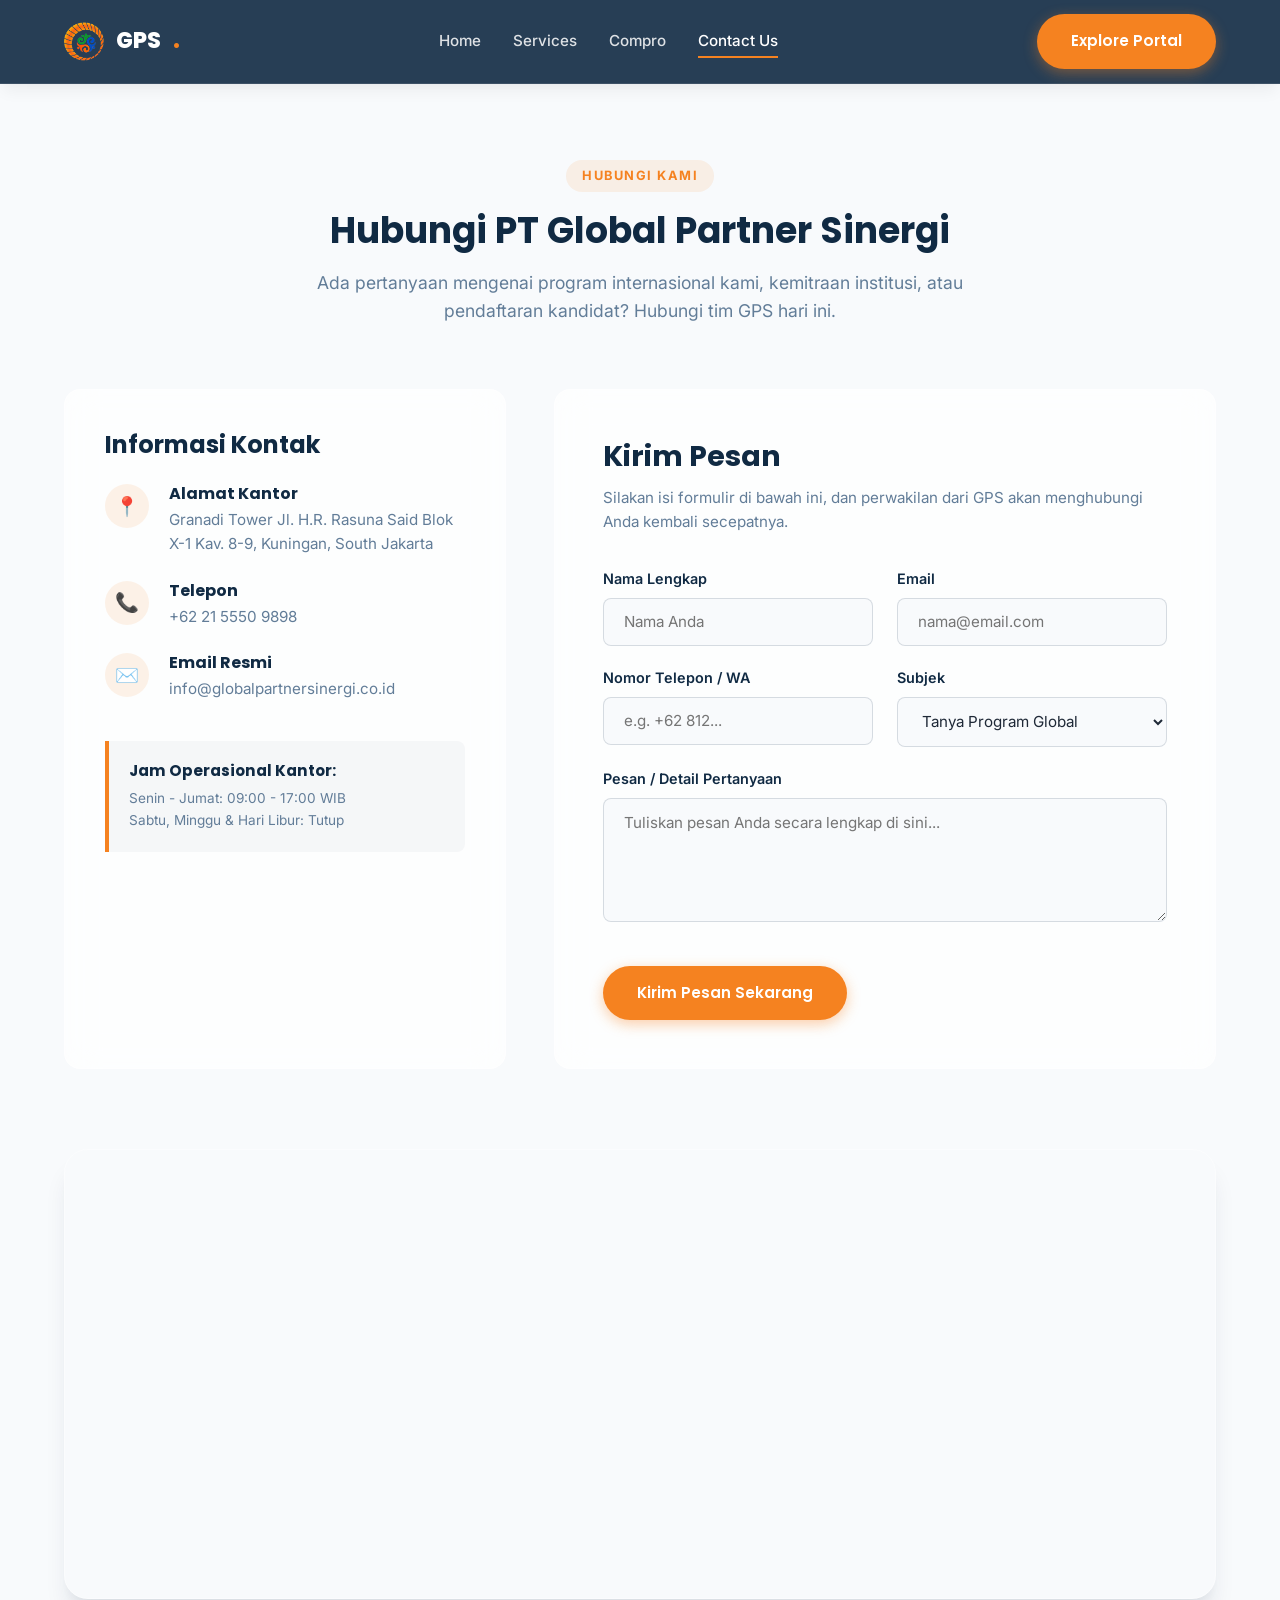
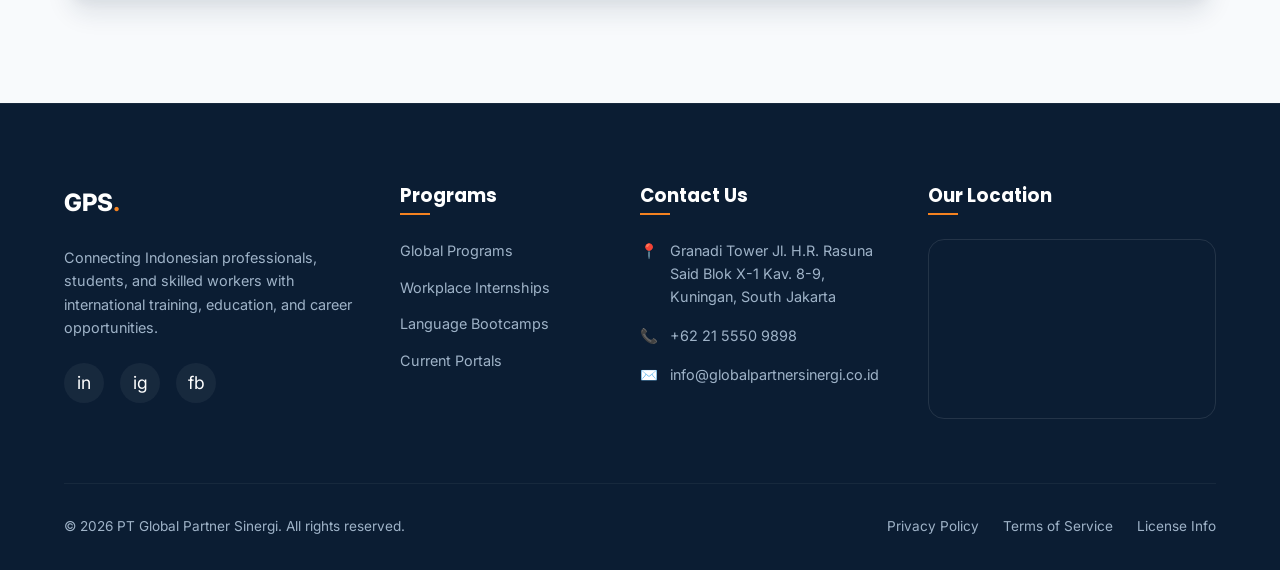
<file: contact.html>
<!DOCTYPE html>
<html lang="en">
<head>
  <meta charset="UTF-8">
  <meta name="viewport" content="width=device-width, initial-scale=1.0">
  <title>Contact Us | PT Global Partner Sinergi</title>
  
  <!-- SEO Meta Tags -->
  <meta name="description" content="Hubungi PT Global Partner Sinergi (GPS). Kami siap membantu memfasilitasi kebutuhan pengembangan talenta internasional dan penempatan karir global Anda.">
  <meta name="keywords" content="Hubungi GPS, contact Global Partner Sinergi, kantor GPS Jakarta, email GPS, telepon GPS">
  <meta name="author" content="PT Global Partner Sinergi">

  <!-- Style Sheets -->
  <link rel="stylesheet" href="style.css?v=2.4">
  <style>
    /* Custom contact page layout styles */
    .contact-page-section {
      padding-top: 10rem;
    }
    .contact-grid-wrapper {
      display: grid;
      grid-template-columns: 1fr 1.5fr;
      gap: 3rem;
      align-items: start;
    }
    @media (max-width: 992px) {
      .contact-grid-wrapper {
        grid-template-columns: 1fr;
        gap: 2.5rem;
      }
    }
    .contact-info-panel {
      padding: 2.5rem;
      height: 100%;
    }
    .contact-info-panel h3 {
      font-size: 1.5rem;
      margin-bottom: 1.5rem;
      color: var(--color-primary);
    }
    .contact-details-list {
      margin-bottom: 2.5rem;
    }
    .contact-detail-item {
      display: flex;
      align-items: flex-start;
      gap: 1.25rem;
      margin-bottom: 1.5rem;
    }
    .contact-detail-icon {
      width: 44px;
      height: 44px;
      border-radius: 50%;
      background-color: rgba(245, 130, 32, 0.1);
      color: var(--color-secondary);
      display: flex;
      align-items: center;
      justify-content: center;
      flex-shrink: 0;
      font-size: 1.2rem;
    }
    .contact-detail-text h4 {
      font-size: 1rem;
      margin-bottom: 0.25rem;
      color: var(--color-primary);
    }
    .contact-detail-text p {
      color: var(--color-text-muted);
      font-size: 0.95rem;
    }
    .contact-hours-box {
      background: rgba(16, 42, 67, 0.03);
      border-left: 4px solid var(--color-secondary);
      padding: 1.25rem;
      border-radius: 0 var(--border-radius-sm) var(--border-radius-sm) 0;
    }
    .contact-hours-box h4 {
      font-size: 0.95rem;
      margin-bottom: 0.5rem;
      color: var(--color-primary);
    }
    .contact-hours-box p {
      font-size: 0.85rem;
      color: var(--color-text-muted);
    }
    .contact-form-panel {
      padding: 3rem;
    }
    @media (max-width: 576px) {
      .contact-form-panel {
        padding: 1.5rem;
      }
    }
    .contact-form-panel h3 {
      font-size: 1.8rem;
      margin-bottom: 0.75rem;
      color: var(--color-primary);
    }
    .contact-form-panel p {
      color: var(--color-text-muted);
      margin-bottom: 2rem;
      font-size: 0.95rem;
    }
    .form-row-2 {
      display: grid;
      grid-template-columns: repeat(2, 1fr);
      gap: 1.5rem;
    }
    @media (max-width: 576px) {
      .form-row-2 {
        grid-template-columns: 1fr;
        gap: 0;
      }
    }
    .map-large-container {
      margin-top: 5rem;
      border-radius: var(--border-radius-lg);
      overflow: hidden;
      box-shadow: var(--shadow-lg);
      border: 1px solid var(--color-glass-border);
      height: 450px;
      position: relative;
    }
    @media (max-width: 768px) {
      .map-large-container {
        height: 300px;
        margin-top: 3.5rem;
      }
    }
  </style>
</head>
<body>

  <!-- NAVIGATION BAR -->
  <nav class="navbar scrolled compro-nav" id="navbar">
    <div class="container nav-container">
      <a href="index.html#hero" class="logo" id="navLogo">
        <img class="logo-icon" src="assets/logo.png?v=2" alt="GPS Logo" style="object-fit: contain;">
        GPS<span>.</span>
      </a>

      <div class="nav-menu" id="navMenu">
        <a href="index.html#hero" class="nav-link">Home</a>
        <a href="services.html" class="nav-link">Services</a>
        <a href="compro.html" class="nav-link">Compro</a>
        <a href="contact.html" class="nav-link active">Contact Us</a>
      </div>

      <div class="nav-actions">
        <a href="services.html#opportunities" class="btn btn-primary btn-sm">Explore Portal</a>
      </div>

      <button class="menu-toggle" id="menuToggle" aria-label="Toggle navigation menu">
        <span></span>
        <span></span>
        <span></span>
      </button>
    </div>
  </nav>

  <!-- SECTION: CONTACT US CONTENT -->
  <section class="contact-page-section section-padding">
    <div class="container">
      <div class="section-header reveal active">
        <span class="badge">Hubungi Kami</span>
        <h2>Hubungi PT Global Partner Sinergi</h2>
        <p>Ada pertanyaan mengenai program internasional kami, kemitraan institusi, atau pendaftaran kandidat? Hubungi tim GPS hari ini.</p>
      </div>

      <div class="contact-grid-wrapper">
        <!-- Left: Contact Details -->
        <div class="contact-info-panel glass-panel reveal active">
          <h3>Informasi Kontak</h3>
          <div class="contact-details-list">
            
            <div class="contact-detail-item">
              <div class="contact-detail-icon">📍</div>
              <div class="contact-detail-text">
                <h4>Alamat Kantor</h4>
                <p>Granadi Tower Jl. H.R. Rasuna Said Blok X-1 Kav. 8-9, Kuningan, South Jakarta</p>
              </div>
            </div>

            <div class="contact-detail-item">
              <div class="contact-detail-icon">📞</div>
              <div class="contact-detail-text">
                <h4>Telepon</h4>
                <p>+62 21 5550 9898</p>
              </div>
            </div>

            <div class="contact-detail-item">
              <div class="contact-detail-icon">✉️</div>
              <div class="contact-detail-text">
                <h4>Email Resmi</h4>
                <p>info@globalpartnersinergi.co.id</p>
              </div>
            </div>

          </div>

          <div class="contact-hours-box">
            <h4>Jam Operasional Kantor:</h4>
            <p>Senin - Jumat: 09:00 - 17:00 WIB<br>Sabtu, Minggu & Hari Libur: Tutup</p>
          </div>
        </div>

        <!-- Right: Contact Form -->
        <div class="contact-form-panel glass-panel reveal active" style="transition-delay: 0.15s;">
          <h3>Kirim Pesan</h3>
          <p>Silakan isi formulir di bawah ini, dan perwakilan dari GPS akan menghubungi Anda kembali secepatnya.</p>
          
          <form id="contactPageForm">
            <div class="form-row-2">
              <div class="form-group">
                <label for="contactName">Nama Lengkap</label>
                <input type="text" id="contactName" class="form-control" placeholder="Nama Anda" required>
              </div>
              <div class="form-group">
                <label for="contactEmail">Email</label>
                <input type="email" id="contactEmail" class="form-control" placeholder="nama@email.com" required>
              </div>
            </div>

            <div class="form-row-2">
              <div class="form-group">
                <label for="contactPhone">Nomor Telepon / WA</label>
                <input type="tel" id="contactPhone" class="form-control" placeholder="e.g. +62 812..." required>
              </div>
              <div class="form-group">
                <label for="contactSubject">Subjek</label>
                <select id="contactSubject" class="form-control">
                  <option value="program">Tanya Program Global</option>
                  <option value="partnership">Kemitraan Lembaga / Kampus</option>
                  <option value="corporate">Kerjasama Perusahaan</option>
                  <option value="other">Tanya Hal Lain</option>
                </select>
              </div>
            </div>

            <div class="form-group">
              <label for="contactMessage">Pesan / Detail Pertanyaan</label>
              <textarea id="contactMessage" class="form-control" rows="5" placeholder="Tuliskan pesan Anda secara lengkap di sini..." required></textarea>
            </div>

            <button type="submit" class="btn btn-primary" style="margin-top: 1rem;">Kirim Pesan Sekarang</button>
          </form>

          <!-- Localized success banner (hidden by default) -->
          <div id="contactPageSuccess" style="display: none; text-align: center; padding: 2rem 0;">
            <div style="font-size: 3rem; margin-bottom: 1rem; color: var(--color-secondary);">✓</div>
            <h4 style="font-size: 1.5rem; margin-bottom: 0.5rem; color: var(--color-primary);">Pesan Terkirim!</h4>
            <p style="color: var(--color-text-muted);">Terima kasih telah menghubungi kami. Pesan Anda telah diterima dan tim GPS akan membalas melalui email atau nomor WhatsApp yang telah dicantumkan.</p>
          </div>
        </div>
      </div>

      <!-- Full-Width Map -->
      <div class="map-large-container reveal active">
        <iframe 
          src="https://maps.google.com/maps?q=Granadi%20Tower,%20Rasuna%20Said,%20Kuningan,%20Jakarta%20Selatan&t=&z=16&ie=UTF8&iwloc=&output=embed" 
          width="100%" 
          height="100%" 
          style="border:0;" 
          allowfullscreen="" 
          loading="lazy" 
          referrerpolicy="no-referrer-when-downgrade">
        </iframe>
      </div>
    </div>
  </section>

  <!-- SECTION: FOOTER -->
  <footer class="footer">
    <div class="container">
      <div class="footer-grid">
        <div class="footer-about">
          <div class="footer-logo">GPS<span>.</span></div>
          <p>Connecting Indonesian professionals, students, and skilled workers with international training, education, and career opportunities.</p>
          <div class="footer-socials">
            <a href="#" class="social-icon" aria-label="LinkedIn">in</a>
            <a href="#" class="social-icon" aria-label="Instagram">ig</a>
            <a href="#" class="social-icon" aria-label="Facebook">fb</a>
          </div>
        </div>

        <div class="footer-column">
          <h3>Programs</h3>
          <div class="footer-links">
            <a href="index.html#australia">Global Programs</a>
            <a href="services.html">Workplace Internships</a>
            <a href="services.html">Language Bootcamps</a>
            <a href="services.html#opportunities">Current Portals</a>
          </div>
        </div>

        <div class="footer-column">
          <h3>Contact Us</h3>
          <ul class="footer-contact">
            <li>
              <span class="footer-contact-icon">📍</span>
              Granadi Tower Jl. H.R. Rasuna Said Blok X-1 Kav. 8-9, Kuningan, South Jakarta
            </li>
            <li>
              <span class="footer-contact-icon">📞</span>
              +62 21 5550 9898
            </li>
            <li>
              <span class="footer-contact-icon">✉️</span>
              info@globalpartnersinergi.co.id
            </li>
          </ul>
        </div>

        <!-- Google Maps Integration -->
        <div class="footer-column">
          <h3>Our Location</h3>
          <div class="map-container">
            <iframe 
              src="https://maps.google.com/maps?q=Granadi%20Tower,%20Rasuna%20Said,%20Kuningan,%20Jakarta%20Selatan&t=&z=16&ie=UTF8&iwloc=&output=embed" 
              width="100%" 
              height="100%" 
              style="border:0;" 
              allowfullscreen="" 
              loading="lazy" 
              referrerpolicy="no-referrer-when-downgrade">
            </iframe>
          </div>
        </div>
      </div>

      <div class="footer-bottom">
        <div>© 2026 PT Global Partner Sinergi. All rights reserved.</div>
        <div class="footer-legal-links">
          <a href="#">Privacy Policy</a>
          <a href="#">Terms of Service</a>
          <a href="#">License Info</a>
        </div>
      </div>
    </div>
  </footer>

  <!-- DYNAMIC APPLICATION MODAL (Included for JS compatibility) -->
  <div class="modal-overlay" id="applyModal">
    <div class="modal-content">
      <button class="modal-close" aria-label="Close modal">&times;</button>
      <form id="applyForm">
        <div class="modal-header">
          <h3>Apply for Opportunities</h3>
          <p>Register your interest in international placement & training opportunities.</p>
        </div>
        <div class="form-group">
          <label for="modalProgram">Target Program / Position</label>
          <input type="text" id="modalProgram" class="form-control" readonly>
        </div>
        <div class="form-group">
          <label for="modalName">Full Name</label>
          <input type="text" id="modalName" class="form-control" placeholder="Enter your full name" required>
        </div>
        <div class="form-group">
          <label for="modalEmail">Email Address</label>
          <input type="email" id="modalEmail" class="form-control" placeholder="Enter your email address" required>
        </div>
        <div class="form-group">
          <label for="modalPhone">Phone / WhatsApp Number</label>
          <input type="tel" id="modalPhone" class="form-control" placeholder="e.g., +62 812 3456 789" required>
        </div>
        <div class="form-group">
          <label for="modalEducation">Highest Education Level</label>
          <select id="modalEducation" class="form-control">
            <option value="diploma">Associate Degree / Diploma</option>
            <option value="bachelor">Bachelor's Degree</option>
            <option value="vocational">Vocational High School</option>
            <option value="other">Other / High School</option>
          </select>
        </div>
        <div class="form-group">
          <label for="modalMessage">Brief Experience Summary (Optional)</label>
          <textarea id="modalMessage" class="form-control" rows="3" placeholder="Tell us briefly about your current professional role or training background..."></textarea>
        </div>
        <button type="submit" class="btn btn-primary" style="width: 100%; margin-top: 1rem;">Submit Application</button>
      </form>
      <div class="modal-success-msg">
        <div class="modal-success-icon">✓</div>
        <h3>Application Submitted!</h3>
        <p>Thank you for submitting your profile. An international career coordinator from GPS will review your credentials and contact you within 2-3 business days.</p>
        <button class="btn btn-primary" onclick="document.getElementById('applyModal').classList.remove('active'); document.body.style.overflow = '';" style="margin-top: 2rem;">Close Window</button>
      </div>
    </div>
  </div>

  <!-- Javascript Scripts -->
  <script src="app.js"></script>
  <script>
    // Handle localized form submit simulation for contact page form
    const contactPageForm = document.getElementById('contactPageForm');
    const contactPageSuccess = document.getElementById('contactPageSuccess');
    if (contactPageForm) {
      contactPageForm.addEventListener('submit', (e) => {
        e.preventDefault();
        contactPageForm.style.display = 'none';
        if (contactPageSuccess) {
          contactPageSuccess.style.display = 'block';
        }
      });
    }
  </script>
</body>
</html>
</file>
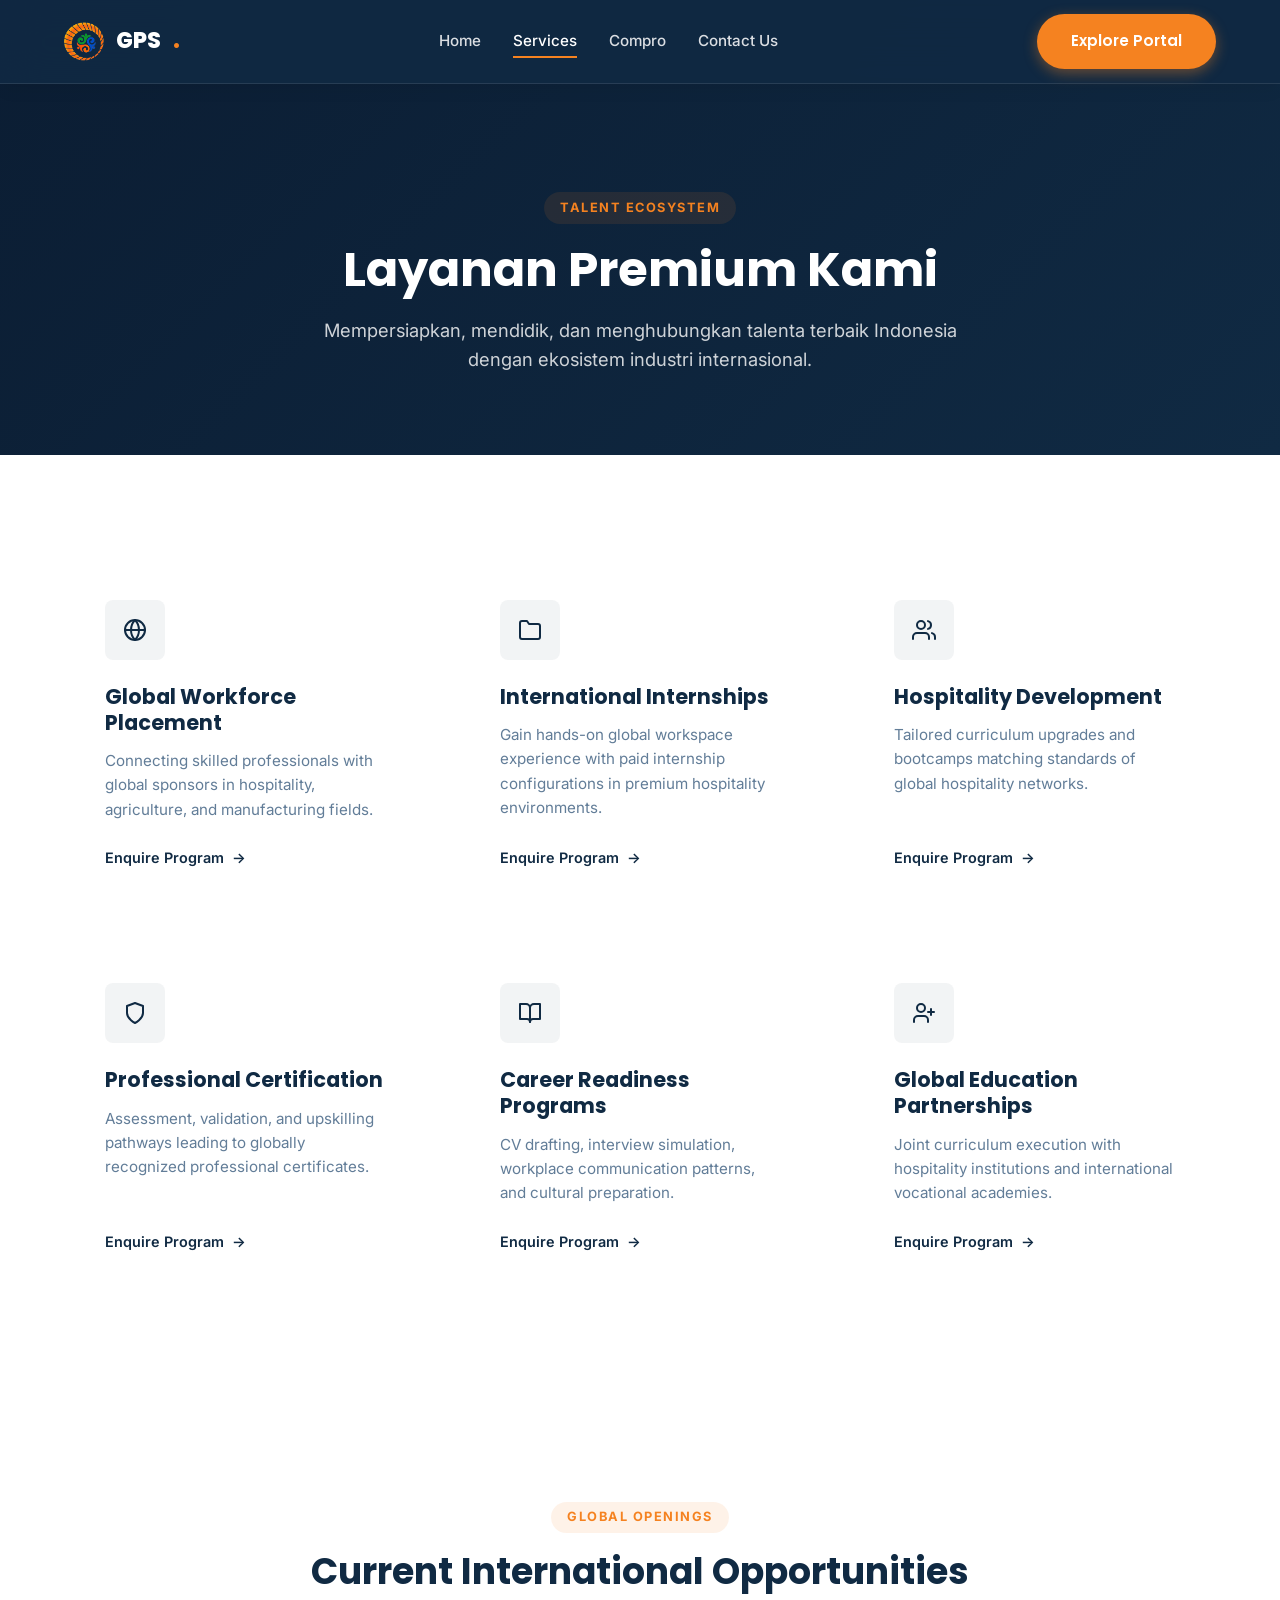
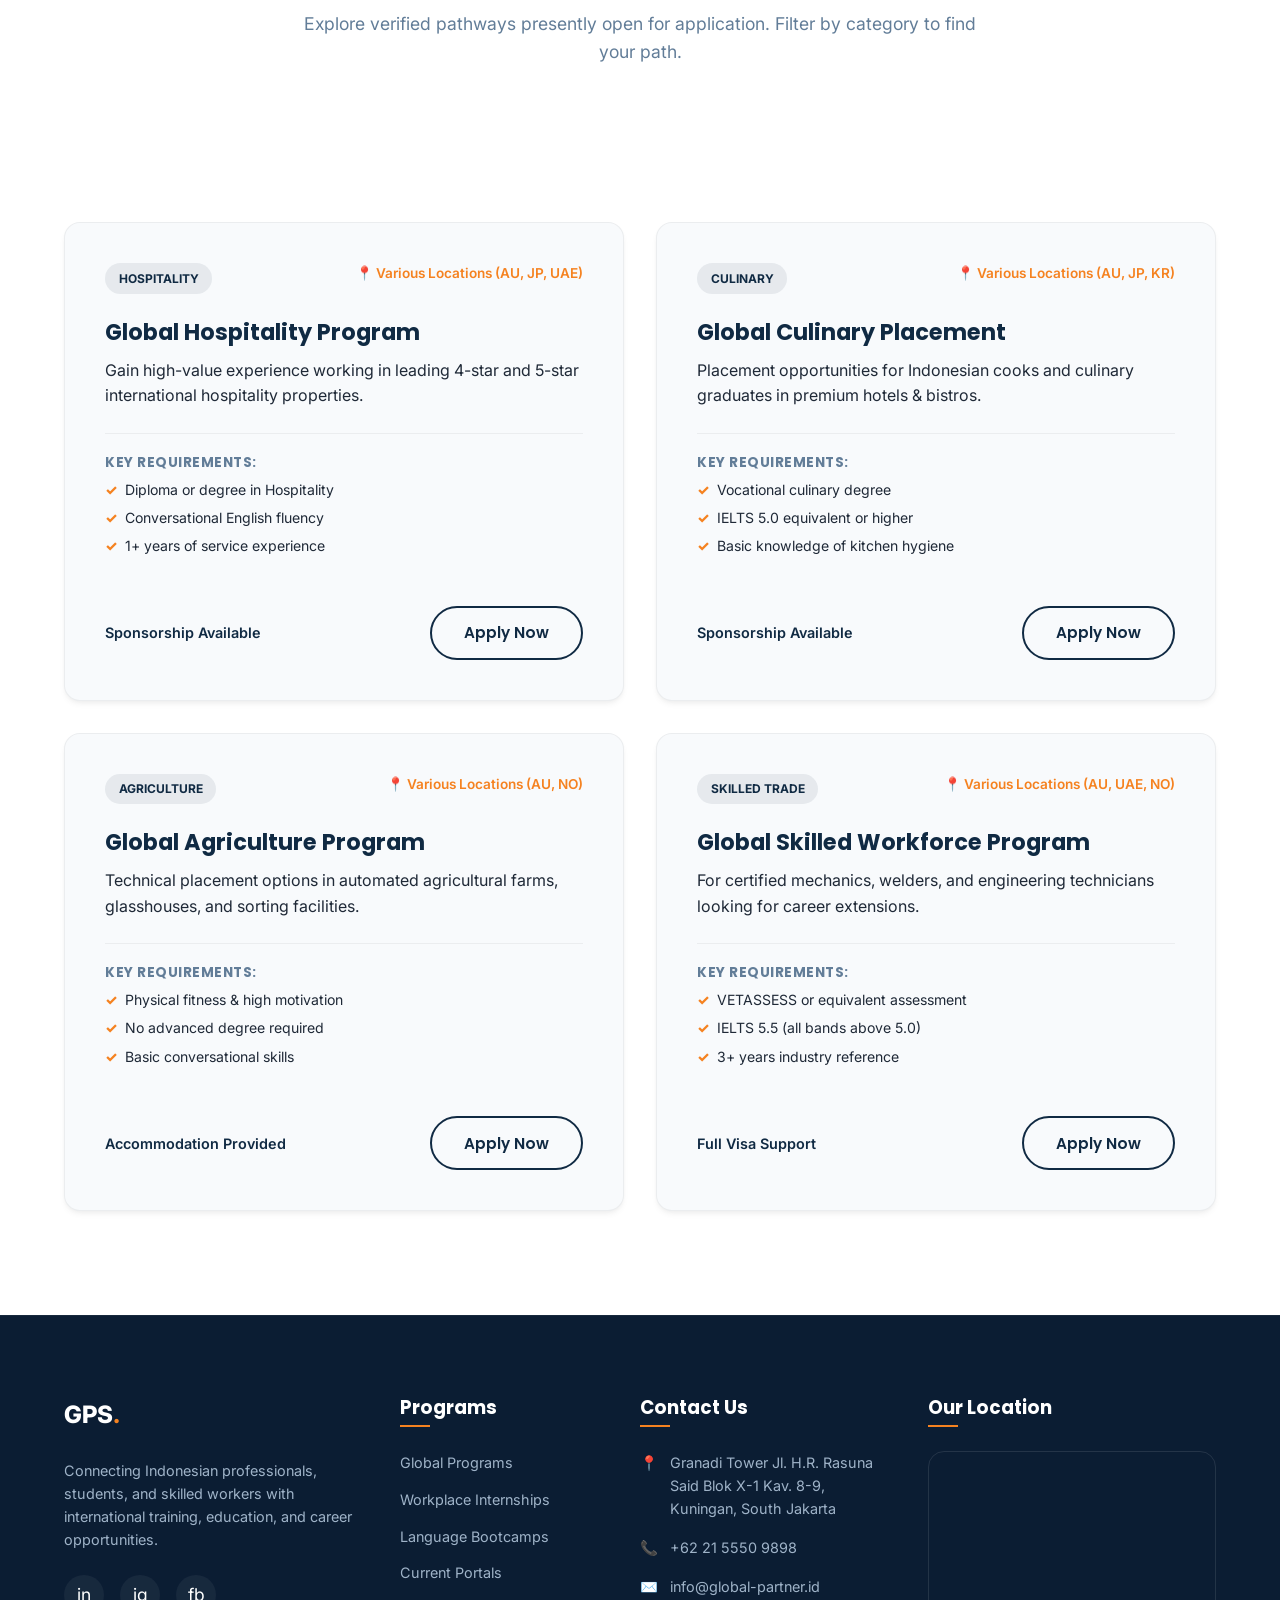
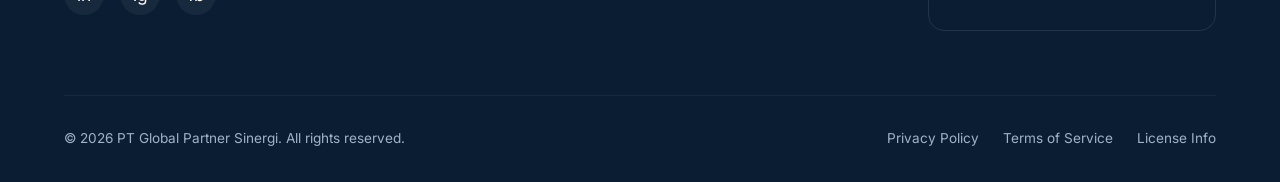
<file: services.html>
<!DOCTYPE html>
<html lang="en">
<head>
  <meta charset="UTF-8">
  <meta name="viewport" content="width=device-width, initial-scale=1.0">
  <title>Services | PT Global Partner Sinergi</title>
  
  <!-- SEO Meta Tags -->
  <meta name="description" content="Layanan premium PT Global Partner Sinergi (GPS). Program penempatan kerja global, magang internasional, sertifikasi profesional, dan kesiapan karir global.">
  <meta name="keywords" content="Layanan GPS, program global, magang internasional hospitality, sertifikasi kompetensi, pelatihan kerja bahasa Inggris">
  <meta name="author" content="PT Global Partner Sinergi">

  <!-- Style Sheets -->
  <link rel="stylesheet" href="style.css?v=2.4">
  <style>
    .services-page-hero {
      padding-top: 12rem;
      padding-bottom: 5rem;
      background: linear-gradient(135deg, var(--color-primary-dark) 0%, var(--color-primary) 100%);
      color: var(--color-white);
      text-align: center;
    }
    .services-page-hero h1 {
      color: var(--color-white);
      font-size: 3rem;
      margin-bottom: 1rem;
    }
    .services-page-hero p {
      color: rgba(255, 255, 255, 0.8);
      font-size: 1.15rem;
      max-width: 700px;
      margin: 0 auto;
    }
  </style>
</head>
<body>

  <!-- NAVIGATION BAR -->
  <nav class="navbar scrolled compro-nav" id="navbar">
    <div class="container nav-container">
      <a href="index.html#hero" class="logo" id="navLogo">
        <img class="logo-icon" src="assets/logo.png?v=2" alt="GPS Logo" style="object-fit: contain;">
        GPS<span>.</span>
      </a>

      <div class="nav-menu" id="navMenu">
        <a href="index.html#hero" class="nav-link">Home</a>
        <a href="services.html" class="nav-link active">Services</a>
        <a href="compro.html" class="nav-link">Compro</a>
        <a href="contact.html" class="nav-link">Contact Us</a>
      </div>

      <div class="nav-actions">
        <a href="#opportunities" class="btn btn-primary btn-sm">Explore Portal</a>
      </div>

      <button class="menu-toggle" id="menuToggle" aria-label="Toggle navigation menu">
        <span></span>
        <span></span>
        <span></span>
      </button>
    </div>
  </nav>

  <!-- HERO HEADER -->
  <header class="services-page-hero">
    <div class="container">
      <span class="badge">Talent Ecosystem</span>
      <h1>Layanan Premium Kami</h1>
      <p>Mempersiapkan, mendidik, dan menghubungkan talenta terbaik Indonesia dengan ekosistem industri internasional.</p>
    </div>
  </header>

  <!-- SERVICES SECTION -->
  <section class="services-section section-padding">
    <div class="container">
      <div class="grid-3">
        <!-- Service 1 -->
        <div class="service-card glass-panel reveal active">
          <div class="service-icon-box">
            <svg width="24" height="24" viewBox="0 0 24 24" fill="none" stroke="currentColor" stroke-width="2"
              stroke-linecap="round" stroke-linejoin="round">
              <circle cx="12" cy="12" r="10" />
              <path d="M12 2a14.5 14.5 0 0 0 0 20 14.5 14.5 0 0 0 0-20" />
              <path d="M2 12h20" />
            </svg>
          </div>
          <h3>Global Workforce Placement</h3>
          <p>Connecting skilled professionals with global sponsors in hospitality, agriculture, and manufacturing fields.</p>
          <a href="contact.html" class="service-learn-more open-apply-modal"
            data-program="Global Workforce Placement">Enquire Program</a>
        </div>

        <!-- Service 2 -->
        <div class="service-card glass-panel reveal active" style="transition-delay: 0.1s;">
          <div class="service-icon-box">
            <svg width="24" height="24" viewBox="0 0 24 24" fill="none" stroke="currentColor" stroke-width="2"
              stroke-linecap="round" stroke-linejoin="round">
              <path d="M22 19a2 2 0 0 1-2 2H4a2 2 0 0 1-2-2V5a2 2 0 0 1 2-2h5l2 3h9a2 2 0 0 1 2 2z" />
            </svg>
          </div>
          <h3>International Internships</h3>
          <p>Gain hands-on global workspace experience with paid internship configurations in premium hospitality environments.</p>
          <a href="contact.html" class="service-learn-more open-apply-modal"
            data-program="International Internship Programs">Enquire Program</a>
        </div>

        <!-- Service 3 -->
        <div class="service-card glass-panel reveal active" style="transition-delay: 0.2s;">
          <div class="service-icon-box">
            <svg width="24" height="24" viewBox="0 0 24 24" fill="none" stroke="currentColor" stroke-width="2"
              stroke-linecap="round" stroke-linejoin="round">
              <path d="M17 21v-2a4 4 0 0 0-4-4H5a4 4 0 0 0-4 4v2" />
              <circle cx="9" cy="7" r="4" />
              <path d="M23 21v-2a4 4 0 0 0-3-3.87" />
              <path d="M16 3.13a4 4 0 0 1 0 7.75" />
            </svg>
          </div>
          <h3>Hospitality Development</h3>
          <p>Tailored curriculum upgrades and bootcamps matching standards of global hospitality networks.</p>
          <a href="contact.html" class="service-learn-more open-apply-modal"
            data-program="Hospitality Development Programs">Enquire Program</a>
        </div>

        <!-- Service 4 -->
        <div class="service-card glass-panel reveal active">
          <div class="service-icon-box">
            <svg width="24" height="24" viewBox="0 0 24 24" fill="none" stroke="currentColor" stroke-width="2"
              stroke-linecap="round" stroke-linejoin="round">
              <path d="M12 22s8-4 8-10V5l-8-3-8 3v7c0 6 8 10 8 10z" />
            </svg>
          </div>
          <h3>Professional Certification</h3>
          <p>Assessment, validation, and upskilling pathways leading to globally recognized professional certificates.</p>
          <a href="contact.html" class="service-learn-more open-apply-modal"
            data-program="Professional Certification Training">Enquire Program</a>
        </div>

        <!-- Service 5 -->
        <div class="service-card glass-panel reveal active" style="transition-delay: 0.1s;">
          <div class="service-icon-box">
            <svg width="24" height="24" viewBox="0 0 24 24" fill="none" stroke="currentColor" stroke-width="2"
              stroke-linecap="round" stroke-linejoin="round">
              <path d="M2 3h6a4 4 0 0 1 4 4v14a3 3 0 0 0-3-3H2z" />
              <path d="M22 3h-6a4 4 0 0 0-4 4v14a3 3 0 0 1 3-3h7z" />
            </svg>
          </div>
          <h3>Career Readiness Programs</h3>
          <p>CV drafting, interview simulation, workplace communication patterns, and cultural preparation.</p>
          <a href="contact.html" class="service-learn-more open-apply-modal"
            data-program="Career Readiness Programs">Enquire Program</a>
        </div>

        <!-- Service 6 -->
        <div class="service-card glass-panel reveal active" style="transition-delay: 0.2s;">
          <div class="service-icon-box">
            <svg width="24" height="24" viewBox="0 0 24 24" fill="none" stroke="currentColor" stroke-width="2"
              stroke-linecap="round" stroke-linejoin="round">
              <path d="M16 21v-2a4 4 0 0 0-4-4H6a4 4 0 0 0-4 4v2" />
              <circle cx="9" cy="7" r="4" />
              <line x1="19" y1="8" x2="19" y2="14" />
              <line x1="22" y1="11" x2="16" y2="11" />
            </svg>
          </div>
          <h3>Global Education Partnerships</h3>
          <p>Joint curriculum execution with hospitality institutions and international vocational academies.</p>
          <a href="contact.html" class="service-learn-more open-apply-modal"
            data-program="Global Education Partnerships">Enquire Program</a>
        </div>
      </div>
    </div>
  </section>

  <!-- OPPORTUNITY PORTAL -->
  <section class="portal-section section-padding" id="opportunities">
    <div class="container">
      <div class="section-header reveal">
        <span class="badge">Global Openings</span>
        <h2>Current International Opportunities</h2>
        <p>Explore verified pathways presently open for application. Filter by category to find your path.</p>
      </div>

      <!-- Live Filters -->
      <div class="portal-filter-bar reveal">
        <button class="filter-btn active" data-filter="all">All Sectors</button>
        <button class="filter-btn" data-filter="hospitality">Hospitality & F&B</button>
        <button class="filter-btn" data-filter="culinary">Culinary Arts</button>
        <button class="filter-btn" data-filter="agriculture">Agriculture</button>
        <button class="filter-btn" data-filter="skilled">Skilled Workforce</button>
      </div>

      <div class="portal-grid">
        <!-- Card 1 -->
        <div class="portal-card reveal" data-category="hospitality">
          <div class="portal-card-header">
            <span class="portal-tag">Hospitality</span>
            <span class="portal-location">📍 Various Locations (AU, JP, UAE)</span>
          </div>
          <h3>Global Hospitality Program</h3>
          <p>Gain high-value experience working in leading 4-star and 5-star international hospitality properties.</p>

          <div class="portal-reqs">
            <h4>Key Requirements:</h4>
            <ul>
              <li>Diploma or degree in Hospitality</li>
              <li>Conversational English fluency</li>
              <li>1+ years of service experience</li>
            </ul>
          </div>

          <div class="portal-card-footer">
            <span class="portal-salary">Sponsorship Available</span>
            <button class="btn btn-outline btn-sm open-apply-modal" data-program="Global Hospitality Program">Apply
              Now</button>
          </div>
        </div>

        <!-- Card 2 -->
        <div class="portal-card reveal" data-category="culinary" style="transition-delay: 0.1s;">
          <div class="portal-card-header">
            <span class="portal-tag">Culinary</span>
            <span class="portal-location">📍 Various Locations (AU, JP, KR)</span>
          </div>
          <h3>Global Culinary Placement</h3>
          <p>Placement opportunities for Indonesian cooks and culinary graduates in premium hotels & bistros.</p>

          <div class="portal-reqs">
            <h4>Key Requirements:</h4>
            <ul>
              <li>Vocational culinary degree</li>
              <li>IELTS 5.0 equivalent or higher</li>
              <li>Basic knowledge of kitchen hygiene</li>
            </ul>
          </div>

          <div class="portal-card-footer">
            <span class="portal-salary">Sponsorship Available</span>
            <button class="btn btn-outline btn-sm open-apply-modal" data-program="Global Culinary Placement">Apply
              Now</button>
          </div>
        </div>

        <!-- Card 3 -->
        <div class="portal-card reveal" data-category="agriculture">
          <div class="portal-card-header">
            <span class="portal-tag">Agriculture</span>
            <span class="portal-location">📍 Various Locations (AU, NO)</span>
          </div>
          <h3>Global Agriculture Program</h3>
          <p>Technical placement options in automated agricultural farms, glasshouses, and sorting facilities.</p>

          <div class="portal-reqs">
            <h4>Key Requirements:</h4>
            <ul>
              <li>Physical fitness & high motivation</li>
              <li>No advanced degree required</li>
              <li>Basic conversational skills</li>
            </ul>
          </div>

          <div class="portal-card-footer">
            <span class="portal-salary">Accommodation Provided</span>
            <button class="btn btn-outline btn-sm open-apply-modal" data-program="Global Agriculture Program">Apply
              Now</button>
          </div>
        </div>

        <!-- Card 4 -->
        <div class="portal-card reveal" data-category="skilled" style="transition-delay: 0.1s;">
          <div class="portal-card-header">
            <span class="portal-tag">Skilled Trade</span>
            <span class="portal-location">📍 Various Locations (AU, UAE, NO)</span>
          </div>
          <h3>Global Skilled Workforce Program</h3>
          <p>For certified mechanics, welders, and engineering technicians looking for career extensions.</p>

          <div class="portal-reqs">
            <h4>Key Requirements:</h4>
            <ul>
              <li>VETASSESS or equivalent assessment</li>
              <li>IELTS 5.5 (all bands above 5.0)</li>
              <li>3+ years industry reference</li>
            </ul>
          </div>

          <div class="portal-card-footer">
            <span class="portal-salary">Full Visa Support</span>
            <button class="btn btn-outline btn-sm open-apply-modal"
              data-program="Global Skilled Workforce Program">Apply Now</button>
          </div>
        </div>
      </div>
    </div>
  </section>

  <!-- FOOTER -->
  <footer class="footer">
    <div class="container">
      <div class="footer-grid">
        <div class="footer-about">
          <div class="footer-logo">GPS<span>.</span></div>
          <p>Connecting Indonesian professionals, students, and skilled workers with international training, education, and career opportunities.</p>
          <div class="footer-socials">
            <a href="#" class="social-icon" aria-label="LinkedIn">in</a>
            <a href="#" class="social-icon" aria-label="Instagram">ig</a>
            <a href="#" class="social-icon" aria-label="Facebook">fb</a>
          </div>
        </div>

        <div class="footer-column">
          <h3>Programs</h3>
          <div class="footer-links">
            <a href="index.html#australia">Global Programs</a>
            <a href="services.html">Workplace Internships</a>
            <a href="services.html">Language Bootcamps</a>
            <a href="#opportunities">Current Portals</a>
          </div>
        </div>

        <div class="footer-column">
          <h3>Contact Us</h3>
          <ul class="footer-contact">
            <li>
              <span class="footer-contact-icon">📍</span>
              Granadi Tower Jl. H.R. Rasuna Said Blok X-1 Kav. 8-9, Kuningan, South Jakarta
            </li>
            <li>
              <span class="footer-contact-icon">📞</span>
              +62 21 5550 9898
            </li>
            <li>
              <span class="footer-contact-icon">✉️</span>
              info@global-partner.id
            </li>
          </ul>
        </div>

        <!-- Google Maps Integration -->
        <div class="footer-column">
          <h3>Our Location</h3>
          <div class="map-container">
            <iframe 
              src="https://maps.google.com/maps?q=Granadi%20Tower,%20Rasuna%20Said,%20Kuningan,%20Jakarta%20Selatan&t=&z=16&ie=UTF8&iwloc=&output=embed" 
              width="100%" 
              height="100%" 
              style="border:0;" 
              allowfullscreen="" 
              loading="lazy" 
              referrerpolicy="no-referrer-when-downgrade">
            </iframe>
          </div>
        </div>
      </div>

      <div class="footer-bottom">
        <div>© 2026 PT Global Partner Sinergi. All rights reserved.</div>
        <div class="footer-legal-links">
          <a href="#">Privacy Policy</a>
          <a href="#">Terms of Service</a>
          <a href="#">License Info</a>
        </div>
      </div>
    </div>
  </footer>

  <!-- DYNAMIC APPLICATION MODAL -->
  <div class="modal-overlay" id="applyModal">
    <div class="modal-content">
      <button class="modal-close" aria-label="Close modal">&times;</button>
      <form id="applyForm">
        <div class="modal-header">
          <h3>Apply for Opportunities</h3>
          <p>Register your interest in international placement & training opportunities.</p>
        </div>
        <div class="form-group">
          <label for="modalProgram">Target Program / Position</label>
          <input type="text" id="modalProgram" class="form-control" readonly>
        </div>
        <div class="form-group">
          <label for="modalName">Full Name</label>
          <input type="text" id="modalName" class="form-control" placeholder="Enter your full name" required>
        </div>
        <div class="form-group">
          <label for="modalEmail">Email Address</label>
          <input type="email" id="modalEmail" class="form-control" placeholder="Enter your email address" required>
        </div>
        <div class="form-group">
          <label for="modalPhone">Phone / WhatsApp Number</label>
          <input type="tel" id="modalPhone" class="form-control" placeholder="e.g., +62 812 3456 789" required>
        </div>
        <div class="form-group">
          <label for="modalEducation">Highest Education Level</label>
          <select id="modalEducation" class="form-control">
            <option value="diploma">Associate Degree / Diploma</option>
            <option value="bachelor">Bachelor's Degree</option>
            <option value="vocational">Vocational High School</option>
            <option value="other">Other / High School</option>
          </select>
        </div>
        <div class="form-group">
          <label for="modalMessage">Brief Experience Summary (Optional)</label>
          <textarea id="modalMessage" class="form-control" rows="3" placeholder="Tell us briefly about your current professional role or training background..."></textarea>
        </div>
        <button type="submit" class="btn btn-primary" style="width: 100%; margin-top: 1rem;">Submit Application</button>
      </form>
      <div class="modal-success-msg">
        <div class="modal-success-icon">✓</div>
        <h3>Application Submitted!</h3>
        <p>Thank you for submitting your profile. An international career coordinator from GPS will review your credentials and contact you within 2-3 business days.</p>
        <button class="btn btn-primary" onclick="document.getElementById('applyModal').classList.remove('active'); document.body.style.overflow = '';" style="margin-top: 2rem;">Close Window</button>
      </div>
    </div>
  </div>

  <!-- Javascript Scripts -->
  <script src="app.js"></script>
</body>
</html>
</file>
<file: style.css>
@import url('https://fonts.googleapis.com/css2?family=Inter:wght@300;400;500;600;700&family=Poppins:wght@300;400;500;600;700;800&display=swap');

/* CSS Variables */
:root {
  --color-primary: #102A43;      /* Navy Blue */
  --color-secondary: #F58220;    /* Orange */
  --color-primary-light: #243B53;
  --color-primary-dark: #0B1D33;
  --color-accent: #E28413;
  --color-bg-light: #F8FAFC;      /* Light Gray Background */
  --color-bg-dark: #0B1D33;
  --color-text-dark: #1F2937;
  --color-text-light: #F3F4F6;
  --color-text-muted: #627D98;
  --color-glass-bg: rgba(255, 255, 255, 0.7);
  --color-glass-border: rgba(255, 255, 255, 0.4);
  --color-glass-shadow: rgba(0, 0, 0, 0.06);
  --color-white: #FFFFFF;
  --font-primary: 'Inter', sans-serif;
  --font-heading: 'Poppins', sans-serif;
  --border-radius-sm: 8px;
  --border-radius-md: 16px;
  --border-radius-lg: 24px;
  --transition-smooth: all 0.4s cubic-bezier(0.16, 1, 0.3, 1);
  --transition-fast: all 0.2s ease;
  --shadow-sm: 0 4px 6px -1px rgba(0, 0, 0, 0.05), 0 2px 4px -1px rgba(0, 0, 0, 0.03);
  --shadow-md: 0 10px 15px -3px rgba(0, 0, 0, 0.05), 0 4px 6px -2px rgba(0, 0, 0, 0.02);
  --shadow-lg: 0 20px 25px -5px rgba(16, 42, 67, 0.1), 0 10px 10px -5px rgba(16, 42, 67, 0.04);
}

/* Dark theme helper properties for select sections */
.theme-dark {
  --color-bg-section: var(--color-primary-dark);
  --color-text-section: var(--color-text-light);
  --color-text-section-muted: #9FB3C8;
  --color-glass-bg: rgba(16, 42, 67, 0.6);
  --color-glass-border: rgba(255, 255, 255, 0.15);
  --color-glass-shadow: rgba(0, 0, 0, 0.2);
}

/* Reset and Base Styles */
*, *::before, *::after {
  box-sizing: border-box;
  margin: 0;
  padding: 0;
}

html {
  scroll-behavior: smooth;
  font-size: 16px;
}

body {
  font-family: var(--font-primary);
  background-color: var(--color-bg-light);
  color: var(--color-text-dark);
  line-height: 1.6;
  overflow-x: hidden;
}

h1, h2, h3, h4, h5, h6 {
  font-family: var(--font-heading);
  color: var(--color-primary);
  font-weight: 700;
  line-height: 1.25;
}

a {
  text-decoration: none;
  color: inherit;
  transition: var(--transition-fast);
}

ul {
  list-style: none;
}

img, svg {
  max-width: 100%;
  height: auto;
  display: block;
}

/* Layout Utilities */
.container {
  width: 100%;
  max-width: 1200px;
  margin: 0 auto;
  padding: 0 1.5rem;
}

.section-padding {
  padding: 6.5rem 0;
}

@media (max-width: 768px) {
  .section-padding {
    padding: 4.5rem 0;
  }
}

.flex-center {
  display: flex;
  justify-content: center;
  align-items: center;
}

.grid-2 {
  display: grid;
  grid-template-columns: repeat(2, 1fr);
  gap: 3rem;
  align-items: center;
}

.grid-3 {
  display: grid;
  grid-template-columns: repeat(3, 1fr);
  gap: 2rem;
}

.grid-4 {
  display: grid;
  grid-template-columns: repeat(4, 1fr);
  gap: 1.5rem;
}

@media (max-width: 992px) {
  .grid-3 {
    grid-template-columns: repeat(2, 1fr);
  }
  .grid-4 {
    grid-template-columns: repeat(2, 1fr);
  }
}

@media (max-width: 768px) {
  .grid-2, .grid-3, .grid-4 {
    grid-template-columns: 1fr;
    gap: 2rem;
  }
}

/* Glassmorphism styling */
.glass-panel {
  background: var(--color-glass-bg);
  backdrop-filter: blur(16px);
  -webkit-backdrop-filter: blur(16px);
  border: 1px solid var(--color-glass-border);
  box-shadow: var(--color-glass-shadow);
  border-radius: var(--border-radius-md);
  transition: var(--transition-smooth);
}

.glass-panel:hover {
  transform: translateY(-5px);
  box-shadow: var(--shadow-lg);
  border-color: rgba(245, 130, 32, 0.4); /* Secondary color border on hover */
}

/* Buttons and Links */
.btn {
  display: inline-flex;
  align-items: center;
  justify-content: center;
  padding: 0.85rem 2rem;
  font-family: var(--font-heading);
  font-size: 0.95rem;
  font-weight: 600;
  border-radius: 50px;
  cursor: pointer;
  transition: var(--transition-smooth);
  border: 2px solid transparent;
  gap: 0.5rem;
}

.btn-primary {
  background-color: var(--color-secondary);
  color: var(--color-white);
  box-shadow: 0 4px 14px rgba(245, 130, 32, 0.4);
}

.btn-primary:hover {
  background-color: #e06d10;
  transform: translateY(-2px);
  box-shadow: 0 6px 20px rgba(245, 130, 32, 0.6);
}

.btn-secondary {
  background-color: transparent;
  border-color: var(--color-white);
  color: var(--color-white);
}

.btn-secondary:hover {
  background-color: var(--color-white);
  color: var(--color-primary);
  transform: translateY(-2px);
}

.btn-outline {
  background-color: transparent;
  border-color: var(--color-primary);
  color: var(--color-primary);
}

.btn-outline:hover {
  background-color: var(--color-primary);
  color: var(--color-white);
  transform: translateY(-2px);
}

.badge {
  display: inline-block;
  padding: 0.35rem 1rem;
  font-size: 0.8rem;
  font-weight: 700;
  text-transform: uppercase;
  letter-spacing: 1.5px;
  border-radius: 50px;
  background-color: rgba(245, 130, 32, 0.1);
  color: var(--color-secondary);
  margin-bottom: 1rem;
}

/* Animations */
.reveal {
  opacity: 0;
  transform: translateY(30px);
  transition: opacity 0.8s cubic-bezier(0.16, 1, 0.3, 1), transform 0.8s cubic-bezier(0.16, 1, 0.3, 1);
}

.reveal.active {
  opacity: 1;
  transform: translateY(0);
}

.reveal-left {
  opacity: 0;
  transform: translateX(-40px);
  transition: opacity 0.8s cubic-bezier(0.16, 1, 0.3, 1), transform 0.8s cubic-bezier(0.16, 1, 0.3, 1);
}

.reveal-left.active {
  opacity: 1;
  transform: translateX(0);
}

.reveal-right {
  opacity: 0;
  transform: translateX(40px);
  transition: opacity 0.8s cubic-bezier(0.16, 1, 0.3, 1), transform 0.8s cubic-bezier(0.16, 1, 0.3, 1);
}

.reveal-right.active {
  opacity: 1;
  transform: translateX(0);
}

@keyframes float {
  0% { transform: translateY(0px); }
  50% { transform: translateY(-10px); }
  100% { transform: translateY(0px); }
}

.float-animation {
  animation: float 4s ease-in-out infinite;
}

/* Section Header component */
.section-header {
  text-align: center;
  margin-bottom: 4rem;
  max-width: 700px;
  margin-left: auto;
  margin-right: auto;
}

.section-header h2 {
  font-size: 2.25rem;
  margin-bottom: 1rem;
}

.section-header p {
  color: var(--color-text-muted);
  font-size: 1.1rem;
}

/* Navigation */
.navbar {
  position: fixed;
  top: 0;
  left: 0;
  width: 100%;
  z-index: 1000;
  transition: var(--transition-smooth);
  padding: 1.5rem 0;
}

.navbar.scrolled {
  padding: 0.85rem 0;
  background: rgba(16, 42, 67, 0.9);
  backdrop-filter: blur(20px);
  -webkit-backdrop-filter: blur(20px);
  border-bottom: 1px solid rgba(255, 255, 255, 0.1);
  box-shadow: var(--shadow-md);
}

.nav-container {
  display: flex;
  justify-content: space-between;
  align-items: center;
}

.logo {
  display: flex;
  align-items: center;
  gap: 0.75rem;
  font-family: var(--font-heading);
  font-weight: 800;
  font-size: 1.4rem;
  color: var(--color-white);
}

.logo span {
  color: var(--color-secondary);
}

.logo-icon {
  width: 40px;
  height: 40px;
}

.nav-menu {
  display: flex;
  gap: 2rem;
  align-items: center;
}

.nav-link {
  color: rgba(255, 255, 255, 0.85);
  font-weight: 500;
  font-size: 0.95rem;
  position: relative;
  padding: 0.25rem 0;
}

.nav-link:hover, .nav-link.active {
  color: var(--color-white);
}

.nav-link::after {
  content: '';
  position: absolute;
  bottom: 0;
  left: 0;
  width: 0;
  height: 2px;
  background-color: var(--color-secondary);
  transition: var(--transition-fast);
}

.nav-link:hover::after, .nav-link.active::after {
  width: 100%;
}

.nav-actions {
  display: flex;
  align-items: center;
  gap: 1rem;
}

/* Mobile Menu Button */
.menu-toggle {
  display: none;
  background: none;
  border: none;
  cursor: pointer;
  padding: 0.5rem;
  z-index: 1010;
}

.menu-toggle span {
  display: block;
  width: 25px;
  height: 3px;
  background-color: var(--color-white);
  margin: 5px 0;
  transition: var(--transition-fast);
}

.menu-toggle.active span:nth-child(1) {
  transform: rotate(45deg) translate(5px, 6px);
}

.menu-toggle.active span:nth-child(2) {
  opacity: 0;
}

.menu-toggle.active span:nth-child(3) {
  transform: rotate(-45deg) translate(5px, -6px);
}

@media (max-width: 992px) {
  .menu-toggle {
    display: block;
  }
  .nav-menu {
    position: fixed;
    top: 0;
    right: -100%;
    height: 100vh;
    width: 280px;
    background-color: var(--color-primary-dark);
    flex-direction: column;
    justify-content: flex-start;
    padding: 6rem 2rem 2rem 2rem;
    gap: 1.5rem;
    box-shadow: -10px 0 30px rgba(0,0,0,0.3);
    transition: var(--transition-smooth);
  }
  .nav-menu.active {
    right: 0;
  }
  .nav-link {
    font-size: 1.1rem;
    width: 100%;
    border-bottom: 1px solid rgba(255,255,255,0.05);
    padding-bottom: 0.75rem;
  }
  .nav-actions {
    display: none;
  }
}

/* HERO SECTION */
.hero-section {
  position: relative;
  min-height: 100vh;
  background: linear-gradient(135deg, var(--color-primary-dark) 0%, var(--color-primary) 100%);
  display: flex;
  align-items: center;
  color: var(--color-white);
  padding-top: 8rem;
  padding-bottom: 6rem;
  overflow: hidden;
}

.hero-shape {
  position: absolute;
  border-radius: 50%;
  filter: blur(100px);
  z-index: 1;
}

.hero-shape-1 {
  background: rgba(245, 130, 32, 0.15);
  width: 500px;
  height: 500px;
  top: -100px;
  right: -100px;
}

.hero-shape-2 {
  background: rgba(16, 42, 67, 0.4);
  width: 600px;
  height: 600px;
  bottom: -200px;
  left: -200px;
}

.hero-content {
  position: relative;
  z-index: 2;
}

.hero-title {
  font-size: 3.5rem;
  line-height: 1.15;
  color: var(--color-white);
  margin-bottom: 1.5rem;
  font-family: var(--font-heading);
}

.hero-title span {
  color: var(--color-secondary);
}

.hero-subtitle {
  font-size: 1.2rem;
  color: rgba(255, 255, 255, 0.8);
  margin-bottom: 2.5rem;
  font-weight: 400;
  max-width: 600px;
}

.hero-ctas {
  display: flex;
  gap: 1.25rem;
  margin-bottom: 3.5rem;
}

@media (max-width: 576px) {
  .hero-ctas {
    flex-direction: column;
  }
}

/* Floating Stats */
.hero-stats {
  display: grid;
  grid-template-columns: repeat(4, 1fr);
  gap: 1.5rem;
  margin-top: 2rem;
}

.stat-box {
  padding: 1.5rem;
  text-align: center;
  border: 1px solid rgba(255, 255, 255, 0.1);
  background: rgba(255, 255, 255, 0.05);
  backdrop-filter: blur(12px);
  border-radius: var(--border-radius-md);
  transition: var(--transition-smooth);
}

.stat-box:hover {
  transform: translateY(-8px);
  border-color: rgba(245, 130, 32, 0.5);
  background: rgba(255, 255, 255, 0.08);
}

.stat-number {
  font-family: var(--font-heading);
  font-size: 2rem;
  font-weight: 800;
  color: var(--color-secondary);
  margin-bottom: 0.25rem;
  display: block;
}

.stat-label {
  font-size: 0.85rem;
  color: rgba(255, 255, 255, 0.7);
  font-weight: 500;
  text-transform: uppercase;
  letter-spacing: 0.5px;
}

.hero-image-wrapper {
  position: relative;
  z-index: 2;
  display: flex;
  justify-content: center;
}

.hero-image-frame {
  position: relative;
  border-radius: var(--border-radius-lg);
  overflow: hidden;
  box-shadow: 0 30px 60px rgba(0, 0, 0, 0.4);
  border: 4px solid rgba(255, 255, 255, 0.1);
  background: var(--color-primary-light);
  width: 100%;
  max-width: 500px;
}

.hero-image-frame svg {
  width: 100%;
  height: auto;
  display: block;
}

@media (max-width: 992px) {
  .hero-section {
    padding-top: 7rem;
    min-height: auto;
  }
  .hero-title {
    font-size: 2.75rem;
  }
  .hero-stats {
    grid-template-columns: repeat(2, 1fr);
  }
}

/* SECTION 2: TRUST PARTNERS */
.trust-section {
  background-color: var(--color-white);
  padding: 3rem 0;
  border-bottom: 1px solid rgba(0, 0, 0, 0.05);
}

.trust-title {
  text-align: center;
  font-size: 0.9rem;
  font-weight: 700;
  text-transform: uppercase;
  color: var(--color-text-muted);
  margin-bottom: 2rem;
  letter-spacing: 1.5px;
}

.partners-slider {
  display: flex;
  overflow: hidden;
  position: relative;
  width: 100%;
}

.partners-track {
  display: flex;
  width: calc(250px * 16);
  animation: scrollTrack 30s linear infinite;
  align-items: center;
}

.partner-logo {
  width: 250px;
  display: flex;
  justify-content: center;
  align-items: center;
  padding: 0 2rem;
  opacity: 0.6;
  transition: var(--transition-fast);
}

.partner-logo:hover {
  opacity: 1;
}

@keyframes scrollTrack {
  0% { transform: translateX(0); }
  100% { transform: translateX(calc(-250px * 8)); }
}

/* SECTION 3: ABOUT GPS */
.about-section {
  background-color: var(--color-bg-light);
}

.infographic-wrapper {
  background: var(--color-white);
  border-radius: var(--border-radius-lg);
  padding: 3rem;
  box-shadow: var(--shadow-lg);
  position: relative;
  overflow: hidden;
}

.infographic-grid {
  display: grid;
  grid-template-columns: 1fr;
  gap: 2rem;
}

.info-step {
  display: flex;
  gap: 1.5rem;
  align-items: flex-start;
  position: relative;
}

.info-step:not(:last-child)::after {
  content: '';
  position: absolute;
  left: 30px;
  top: 60px;
  width: 2px;
  height: calc(100% - 40px);
  background: linear-gradient(to bottom, var(--color-secondary), transparent);
}

.info-num {
  width: 60px;
  height: 60px;
  border-radius: 50%;
  background: linear-gradient(135deg, var(--color-primary) 0%, var(--color-primary-light) 100%);
  color: var(--color-white);
  font-family: var(--font-heading);
  font-size: 1.25rem;
  font-weight: 700;
  display: flex;
  align-items: center;
  justify-content: center;
  flex-shrink: 0;
  box-shadow: 0 4px 10px rgba(16, 42, 67, 0.2);
  border: 3px solid rgba(255, 255, 255, 0.8);
  transition: var(--transition-smooth);
}

.info-step:hover .info-num {
  background: linear-gradient(135deg, var(--color-secondary) 0%, var(--color-accent) 100%);
  transform: scale(1.1);
}

.info-content h3 {
  font-size: 1.2rem;
  margin-bottom: 0.5rem;
  color: var(--color-primary);
}

.info-content p {
  color: var(--color-text-muted);
  font-size: 0.95rem;
}

/* SECTION 4: FEATURED PROGRAM - AUSTRALIA */
.featured-section {
  background: linear-gradient(135deg, var(--color-primary-dark) 0%, var(--color-primary) 100%);
  color: var(--color-white);
  position: relative;
  overflow: hidden;
}

.featured-section .section-header h2 {
  color: var(--color-white);
}

.featured-section .section-header p {
  color: rgba(255, 255, 255, 0.7);
}

.australia-grid {
  display: grid;
  grid-template-columns: 1.2fr 1fr;
  gap: 4rem;
  align-items: center;
}

@media (max-width: 992px) {
  .australia-grid {
    grid-template-columns: 1fr;
    gap: 3rem;
  }
}

.australia-visual {
  position: relative;
  display: flex;
  justify-content: center;
}

.australia-map-container {
  background: rgba(255, 255, 255, 0.03);
  border: 1px solid rgba(255, 255, 255, 0.08);
  border-radius: var(--border-radius-lg);
  padding: 2.5rem;
  backdrop-filter: blur(10px);
  width: 100%;
  position: relative;
}

.path-overlay {
  position: absolute;
  top: 15px;
  left: 15px;
  background: rgba(245, 130, 32, 0.1);
  border: 1px solid rgba(245, 130, 32, 0.3);
  padding: 0.5rem 1rem;
  border-radius: 50px;
  font-size: 0.8rem;
  font-weight: 600;
  color: var(--color-secondary);
}

.features-list {
  display: grid;
  grid-template-columns: repeat(2, 1fr);
  gap: 1.5rem;
}

@media (max-width: 576px) {
  .features-list {
    grid-template-columns: 1fr;
  }
}

.feature-item {
  display: flex;
  align-items: flex-start;
  gap: 0.75rem;
}

.feature-icon-bullet {
  width: 24px;
  height: 24px;
  border-radius: 50%;
  background-color: rgba(245, 130, 32, 0.2);
  color: var(--color-secondary);
  display: flex;
  align-items: center;
  justify-content: center;
  flex-shrink: 0;
  font-size: 0.8rem;
  font-weight: 800;
  margin-top: 0.2rem;
}

.feature-info h4 {
  color: var(--color-white);
  font-size: 1.05rem;
  margin-bottom: 0.25rem;
}

.feature-info p {
  font-size: 0.88rem;
  color: rgba(255, 255, 255, 0.7);
}

.australia-pathway-diagram {
  margin-top: 2rem;
  background: rgba(255, 255, 255, 0.05);
  border: 1px solid rgba(255, 255, 255, 0.1);
  border-radius: var(--border-radius-md);
  padding: 1.5rem;
}

.pathway-title {
  font-size: 0.9rem;
  text-transform: uppercase;
  color: var(--color-secondary);
  font-weight: 700;
  margin-bottom: 1rem;
  letter-spacing: 1px;
}

.pathway-flow {
  display: flex;
  justify-content: space-between;
  align-items: center;
  gap: 1rem;
}

.flow-node {
  text-align: center;
  flex: 1;
}

.flow-node-icon {
  width: 45px;
  height: 45px;
  border-radius: 50%;
  background: var(--color-primary-light);
  border: 2px solid rgba(255, 255, 255, 0.2);
  display: flex;
  align-items: center;
  justify-content: center;
  margin: 0 auto 0.5rem auto;
  font-size: 1.1rem;
}

.flow-node.active .flow-node-icon {
  background: var(--color-secondary);
  border-color: var(--color-secondary);
  box-shadow: 0 0 15px rgba(245, 130, 32, 0.5);
}

.flow-node span {
  font-size: 0.75rem;
  font-weight: 600;
  display: block;
}

.flow-arrow {
  color: rgba(255, 255, 255, 0.2);
  font-weight: 700;
  font-size: 1.2rem;
}

@media (max-width: 576px) {
  .pathway-flow {
    flex-direction: column;
    gap: 0.75rem;
  }
  .flow-arrow {
    transform: rotate(90deg);
  }
}

/* SECTION 5: OUR SERVICES */
.services-section {
  background-color: var(--color-white);
}

.service-card {
  padding: 2.5rem;
  display: flex;
  flex-direction: column;
  height: 100%;
}

.service-icon-box {
  width: 60px;
  height: 60px;
  border-radius: var(--border-radius-sm);
  background: rgba(16, 42, 67, 0.05);
  color: var(--color-primary);
  display: flex;
  align-items: center;
  justify-content: center;
  margin-bottom: 1.5rem;
  transition: var(--transition-smooth);
}

.service-card:hover .service-icon-box {
  background: var(--color-secondary);
  color: var(--color-white);
  transform: rotate(10deg);
}

.service-card h3 {
  font-size: 1.3rem;
  margin-bottom: 0.85rem;
}

.service-card p {
  color: var(--color-text-muted);
  font-size: 0.95rem;
  margin-bottom: 1.5rem;
  flex-grow: 1;
}

.service-learn-more {
  display: inline-flex;
  align-items: center;
  gap: 0.5rem;
  font-weight: 600;
  font-size: 0.9rem;
  color: var(--color-primary);
}

.service-learn-more::after {
  content: '→';
  transition: var(--transition-fast);
}

.service-card:hover .service-learn-more {
  color: var(--color-secondary);
}

.service-card:hover .service-learn-more::after {
  transform: translateX(5px);
}

/* SECTION 6: CAREER JOURNEY TIMELINE */
.journey-section {
  background-color: var(--color-bg-light);
}

.timeline-container {
  position: relative;
  padding: 2rem 0;
}

/* Desktop Timeline Track */
.timeline-track {
  display: flex;
  justify-content: space-between;
  position: relative;
  margin-top: 3rem;
}

.timeline-line {
  position: absolute;
  top: 30px;
  left: 5%;
  right: 5%;
  height: 4px;
  background-color: rgba(16, 42, 67, 0.1);
  z-index: 1;
}

.timeline-line-progress {
  position: absolute;
  top: 0;
  left: 0;
  height: 100%;
  width: 0%;
  background: linear-gradient(90deg, var(--color-primary) 0%, var(--color-secondary) 100%);
  transition: width 1.2s cubic-bezier(0.16, 1, 0.3, 1);
}

.timeline-step {
  position: relative;
  z-index: 2;
  text-align: center;
  width: 15%;
  cursor: pointer;
}

.timeline-node {
  width: 60px;
  height: 60px;
  border-radius: 50%;
  background: var(--color-white);
  border: 4px solid rgba(16, 42, 67, 0.1);
  display: flex;
  align-items: center;
  justify-content: center;
  margin: 0 auto 1.5rem auto;
  font-family: var(--font-heading);
  font-weight: 700;
  font-size: 1.15rem;
  color: var(--color-text-muted);
  box-shadow: var(--shadow-sm);
  transition: var(--transition-smooth);
}

.timeline-step:hover .timeline-node {
  transform: scale(1.1);
  border-color: var(--color-secondary);
  color: var(--color-secondary);
}

.timeline-step.active .timeline-node {
  background: var(--color-secondary);
  border-color: var(--color-white);
  color: var(--color-white);
  box-shadow: 0 10px 20px rgba(245, 130, 32, 0.3);
}

.timeline-info h3 {
  font-size: 1rem;
  color: var(--color-primary);
  margin-bottom: 0.5rem;
}

.timeline-info p {
  font-size: 0.8rem;
  color: var(--color-text-muted);
  line-height: 1.4;
  opacity: 0;
  transform: translateY(10px);
  transition: var(--transition-smooth);
}

.timeline-step.active .timeline-info p {
  opacity: 1;
  transform: translateY(0);
}

@media (max-width: 992px) {
  .timeline-track {
    flex-direction: column;
    gap: 2rem;
    margin-top: 1rem;
  }
  .timeline-line {
    top: 5%;
    bottom: 5%;
    left: 30px;
    width: 4px;
    height: 90%;
  }
  .timeline-line-progress {
    width: 100%;
    height: 0%;
  }
  .timeline-step {
    display: flex;
    width: 100%;
    text-align: left;
    gap: 1.5rem;
    align-items: center;
  }
  .timeline-node {
    margin: 0;
    flex-shrink: 0;
  }
  .timeline-info p {
    opacity: 1;
    transform: none;
    font-size: 0.88rem;
  }
}

/* SECTION 7: SUCCESS STORIES */
.testimonials-section {
  background-color: var(--color-white);
  position: relative;
}

.testimonials-grid {
  display: grid;
  grid-template-columns: repeat(3, 1fr);
  gap: 2rem;
}

.testimonial-card {
  padding: 2.5rem;
  background: var(--color-bg-light);
  border-radius: var(--border-radius-md);
  border: 1px solid rgba(0, 0, 0, 0.03);
  position: relative;
  display: flex;
  flex-direction: column;
  justify-content: space-between;
  box-shadow: var(--shadow-sm);
  transition: var(--transition-smooth);
}

.testimonial-card:hover {
  transform: translateY(-8px);
  box-shadow: var(--shadow-lg);
  background: var(--color-white);
  border-color: rgba(245, 130, 32, 0.2);
}

.quote-icon {
  font-size: 3rem;
  color: rgba(245, 130, 32, 0.15);
  position: absolute;
  top: 1.5rem;
  left: 1.5rem;
  font-family: Georgia, serif;
  line-height: 1;
}

.testimonial-text {
  font-size: 0.95rem;
  color: var(--color-text-dark);
  font-style: italic;
  margin-bottom: 2rem;
  position: relative;
  z-index: 2;
}

.testimonial-profile {
  display: flex;
  align-items: center;
  gap: 1rem;
}

.avatar-placeholder {
  width: 55px;
  height: 55px;
  border-radius: 50%;
  background: var(--color-primary-light);
  color: var(--color-white);
  font-family: var(--font-heading);
  font-weight: 700;
  display: flex;
  align-items: center;
  justify-content: center;
  font-size: 1.1rem;
  border: 2px solid var(--color-secondary);
}

.profile-info h4 {
  font-size: 1rem;
  color: var(--color-primary);
  margin-bottom: 0.15rem;
}

.profile-info p {
  font-size: 0.8rem;
  color: var(--color-text-muted);
}

@media (max-width: 992px) {
  .testimonials-grid {
    grid-template-columns: 1fr;
  }
}

/* SECTION 8: WHY CHOOSE GPS */
.why-section {
  background-color: var(--color-bg-light);
}

.why-grid {
  display: grid;
  grid-template-columns: repeat(3, 1fr);
  gap: 2rem;
}

.why-card {
  padding: 2.5rem;
  border-radius: var(--border-radius-md);
  border: 1px solid var(--color-glass-border);
  box-shadow: var(--color-glass-shadow);
  display: flex;
  gap: 1.25rem;
  transition: var(--transition-smooth);
}

.why-card:hover {
  transform: translateY(-5px);
  box-shadow: var(--shadow-lg);
  border-color: rgba(245, 130, 32, 0.3);
}

.why-icon {
  width: 45px;
  height: 45px;
  border-radius: var(--border-radius-sm);
  background-color: rgba(245, 130, 32, 0.1);
  color: var(--color-secondary);
  display: flex;
  align-items: center;
  justify-content: center;
  flex-shrink: 0;
  font-size: 1.25rem;
  font-weight: bold;
}

.why-info h3 {
  font-size: 1.15rem;
  margin-bottom: 0.5rem;
}

.why-info p {
  font-size: 0.9rem;
  color: var(--color-text-muted);
}

@media (max-width: 992px) {
  .why-grid {
    grid-template-columns: repeat(2, 1fr);
  }
}

@media (max-width: 768px) {
  .why-grid {
    grid-template-columns: 1fr;
  }
}

/* SECTION 9: OPPORTUNITY PORTAL */
.portal-section {
  background-color: var(--color-white);
}

.portal-filter-bar {
  display: flex;
  justify-content: center;
  gap: 1rem;
  margin-bottom: 3rem;
  flex-wrap: wrap;
}

.filter-btn {
  padding: 0.65rem 1.5rem;
  border-radius: 50px;
  border: 1px solid rgba(16, 42, 67, 0.1);
  background-color: var(--color-bg-light);
  color: var(--color-primary);
  font-family: var(--font-heading);
  font-weight: 600;
  font-size: 0.9rem;
  cursor: pointer;
  transition: var(--transition-fast);
}

.filter-btn:hover, .filter-btn.active {
  background-color: var(--color-primary);
  color: var(--color-white);
  border-color: var(--color-primary);
  box-shadow: var(--shadow-sm);
}

.portal-grid {
  display: grid;
  grid-template-columns: repeat(2, 1fr);
  gap: 2rem;
}

.portal-card {
  border: 1px solid rgba(0, 0, 0, 0.05);
  background: var(--color-bg-light);
  border-radius: var(--border-radius-md);
  padding: 2.5rem;
  display: flex;
  flex-direction: column;
  justify-content: space-between;
  transition: var(--transition-smooth);
  box-shadow: var(--shadow-sm);
}

.portal-card:hover {
  transform: translateY(-8px);
  box-shadow: var(--shadow-lg);
  border-color: rgba(245, 130, 32, 0.3);
  background: var(--color-white);
}

.portal-card-header {
  display: flex;
  justify-content: space-between;
  align-items: flex-start;
  margin-bottom: 1.5rem;
}

.portal-tag {
  background-color: rgba(16, 42, 67, 0.08);
  color: var(--color-primary);
  padding: 0.35rem 0.85rem;
  font-size: 0.75rem;
  font-weight: 700;
  border-radius: 50px;
  text-transform: uppercase;
}

.portal-location {
  display: flex;
  align-items: center;
  gap: 0.35rem;
  font-size: 0.85rem;
  color: var(--color-secondary);
  font-weight: 600;
}

.portal-card h3 {
  font-size: 1.4rem;
  margin-bottom: 0.75rem;
}

.portal-reqs {
  margin: 1.5rem 0;
  padding-top: 1.25rem;
  border-top: 1px solid rgba(0, 0, 0, 0.05);
}

.portal-reqs h4 {
  font-size: 0.85rem;
  color: var(--color-text-muted);
  text-transform: uppercase;
  margin-bottom: 0.5rem;
  letter-spacing: 0.5px;
}

.portal-reqs ul {
  display: flex;
  flex-direction: column;
  gap: 0.35rem;
}

.portal-reqs li {
  font-size: 0.88rem;
  color: var(--color-text-dark);
  display: flex;
  align-items: center;
  gap: 0.5rem;
}

.portal-reqs li::before {
  content: '✓';
  color: var(--color-secondary);
  font-weight: 800;
}

.portal-card-footer {
  display: flex;
  justify-content: space-between;
  align-items: center;
  margin-top: 1.5rem;
}

.portal-salary {
  font-size: 0.9rem;
  font-weight: 600;
  color: var(--color-primary);
}

@media (max-width: 992px) {
  .portal-grid {
    grid-template-columns: 1fr;
  }
}

/* SECTION 10: CALL TO ACTION */
.cta-section {
  position: relative;
  background: linear-gradient(135deg, var(--color-primary-dark) 0%, var(--color-primary) 100%);
  color: var(--color-white);
  text-align: center;
  overflow: hidden;
}

.cta-section h2 {
  color: var(--color-white);
  font-size: 2.75rem;
  margin-bottom: 1rem;
}

.cta-section p {
  color: rgba(255, 255, 255, 0.8);
  font-size: 1.15rem;
  margin-bottom: 2.5rem;
  max-width: 600px;
  margin-left: auto;
  margin-right: auto;
}

/* SECTION 11: FOOTER */
.footer {
  background-color: var(--color-primary-dark);
  color: var(--color-text-light);
  padding: 5rem 0 2rem 0;
  border-top: 1px solid rgba(255, 255, 255, 0.05);
}

.footer-grid {
  display: grid;
  grid-template-columns: 1.2fr 0.8fr 1fr 1.2fr;
  gap: 3rem;
  margin-bottom: 4rem;
}

@media (max-width: 992px) {
  .footer-grid {
    grid-template-columns: repeat(2, 1fr);
  }
}

@media (max-width: 576px) {
  .footer-grid {
    grid-template-columns: 1fr;
  }
}

.footer-logo {
  color: var(--color-white);
  font-size: 1.5rem;
  font-weight: 800;
  margin-bottom: 1.5rem;
}

.footer-logo span {
  color: var(--color-secondary);
}

.footer-about p {
  color: #9FB3C8;
  font-size: 0.9rem;
  margin-bottom: 1.5rem;
}

.footer-socials {
  display: flex;
  gap: 1rem;
}

.social-icon {
  width: 40px;
  height: 40px;
  border-radius: 50%;
  background-color: rgba(255, 255, 255, 0.05);
  display: flex;
  align-items: center;
  justify-content: center;
  color: var(--color-white);
  font-size: 1.1rem;
  transition: var(--transition-fast);
}

.social-icon:hover {
  background-color: var(--color-secondary);
  transform: translateY(-3px);
}

.footer-column h3 {
  color: var(--color-white);
  font-size: 1.15rem;
  margin-bottom: 1.5rem;
  position: relative;
  padding-bottom: 0.5rem;
}

.footer-column h3::after {
  content: '';
  position: absolute;
  bottom: 0;
  left: 0;
  width: 30px;
  height: 2px;
  background-color: var(--color-secondary);
}

.footer-links {
  display: flex;
  flex-direction: column;
  gap: 0.85rem;
}

.footer-links a {
  color: #9FB3C8;
  font-size: 0.9rem;
}

.footer-links a:hover {
  color: var(--color-white);
  padding-left: 5px;
}

.footer-contact li {
  display: flex;
  align-items: flex-start;
  gap: 0.75rem;
  font-size: 0.9rem;
  color: #9FB3C8;
  margin-bottom: 1rem;
}

.footer-contact-icon {
  color: var(--color-secondary);
  font-weight: bold;
  flex-shrink: 0;
}

.map-container {
  border-radius: var(--border-radius-md);
  overflow: hidden;
  border: 1px solid rgba(255, 255, 255, 0.1);
  height: 180px;
}

.footer-bottom {
  padding-top: 2rem;
  border-top: 1px solid rgba(255, 255, 255, 0.05);
  display: flex;
  justify-content: space-between;
  align-items: center;
  color: #9FB3C8;
  font-size: 0.85rem;
  flex-wrap: wrap;
  gap: 1rem;
}

.footer-legal-links {
  display: flex;
  gap: 1.5rem;
}

.footer-legal-links a:hover {
  color: var(--color-white);
}

/* APPLICATION MODAL */
.modal-overlay {
  position: fixed;
  top: 0;
  left: 0;
  width: 100%;
  height: 100%;
  background: rgba(11, 29, 51, 0.85);
  backdrop-filter: blur(8px);
  z-index: 2000;
  display: flex;
  align-items: center;
  justify-content: center;
  opacity: 0;
  pointer-events: none;
  transition: var(--transition-smooth);
}

.modal-overlay.active {
  opacity: 1;
  pointer-events: auto;
}

.modal-content {
  background-color: var(--color-white);
  border-radius: var(--border-radius-lg);
  width: 100%;
  max-width: 550px;
  max-height: 90vh;
  overflow-y: auto;
  padding: 3rem;
  box-shadow: 0 25px 50px -12px rgba(0, 0, 0, 0.25);
  position: relative;
  transform: scale(0.9);
  transition: var(--transition-smooth);
}

.modal-overlay.active .modal-content {
  transform: scale(1);
}

.modal-close {
  position: absolute;
  top: 1.5rem;
  right: 1.5rem;
  font-size: 1.75rem;
  color: var(--color-text-muted);
  cursor: pointer;
  background: none;
  border: none;
  line-height: 1;
  transition: var(--transition-fast);
}

.modal-close:hover {
  color: var(--color-primary);
}

.modal-header {
  margin-bottom: 2rem;
}

.modal-header h3 {
  font-size: 1.75rem;
  margin-bottom: 0.5rem;
}

.modal-header p {
  color: var(--color-text-muted);
  font-size: 0.95rem;
}

.form-group {
  margin-bottom: 1.25rem;
}

.form-group label {
  display: block;
  font-size: 0.9rem;
  font-weight: 600;
  color: var(--color-primary);
  margin-bottom: 0.5rem;
}

.form-control {
  width: 100%;
  padding: 0.85rem 1.25rem;
  border-radius: var(--border-radius-sm);
  border: 1px solid rgba(16, 42, 67, 0.15);
  background-color: var(--color-bg-light);
  font-family: var(--font-primary);
  font-size: 0.95rem;
  color: var(--color-text-dark);
  transition: var(--transition-fast);
}

.form-control:focus {
  outline: none;
  border-color: var(--color-secondary);
  background-color: var(--color-white);
  box-shadow: 0 0 0 4px rgba(245, 130, 32, 0.15);
}

/* Success notification message inside modal */
.modal-success-msg {
  display: none;
  text-align: center;
  padding: 2rem 0;
}

.modal-success-icon {
  width: 70px;
  height: 70px;
  border-radius: 50%;
  background-color: rgba(34, 197, 94, 0.1);
  color: rgb(34, 197, 94);
  display: flex;
  align-items: center;
  justify-content: center;
  font-size: 2rem;
  margin: 0 auto 1.5rem auto;
}

/* ==========================================
   COMPANY PROFILE (COMPRO) STYLES
   ========================================== */
.compro-section {
  background-color: var(--color-bg-light);
}

.section-margin {
  margin-top: 6rem;
}

.compro-profile {
  padding: 3.5rem;
}

.compro-grid {
  display: grid;
  grid-template-columns: 1.2fr 0.8fr;
  gap: 4rem;
  align-items: start;
}

.compro-info-text h3 {
  font-size: 1.8rem;
  margin-bottom: 1.5rem;
  color: var(--color-primary);
}

.compro-info-text p {
  color: var(--color-text-muted);
  margin-bottom: 2rem;
  font-size: 1.05rem;
}

.compro-values {
  display: flex;
  flex-direction: column;
  gap: 1.5rem;
}

.value-item {
  display: flex;
  gap: 1.25rem;
  align-items: flex-start;
}

.value-icon {
  font-size: 1.75rem;
  line-height: 1;
}

.value-item h4 {
  font-size: 1.1rem;
  color: var(--color-primary);
  margin-bottom: 0.25rem;
}

.value-item p {
  font-size: 0.95rem;
  margin-bottom: 0;
}

.compro-info-stats {
  display: flex;
  flex-direction: column;
  gap: 2rem;
}

.info-stat-card {
  background: var(--color-white);
  padding: 2rem;
  border-radius: var(--border-radius-md);
  box-shadow: var(--shadow-sm);
  border-left: 4px solid var(--color-secondary);
}

.info-stat-card h4 {
  font-size: 1.25rem;
  margin-bottom: 0.75rem;
  color: var(--color-secondary);
}

.info-stat-card p {
  font-size: 0.95rem;
  color: var(--color-text-muted);
  line-height: 1.6;
}

/* --- LEGALITAS PERUSAHAAN CARD BOX --- */
.legal-grid {
  display: grid;
  grid-template-columns: repeat(4, 1fr);
  gap: 2rem;
  margin-top: 2.5rem;
}

.legal-card {
  overflow: hidden;
  display: flex;
  flex-direction: column;
  border: 1px solid var(--color-glass-border);
  background: var(--color-white);
  border-radius: var(--border-radius-md);
  transition: var(--transition-smooth);
}

.legal-card:hover {
  transform: translateY(-8px);
  box-shadow: var(--shadow-lg);
  border-color: rgba(245, 130, 32, 0.3);
}

.document-preview-wrapper {
  position: relative;
  height: 170px;
  background-color: #f1f5f9;
  overflow: hidden;
  border-bottom: 1px solid rgba(16, 42, 67, 0.08);
}

.document-preview {
  padding: 1.5rem;
  height: 100%;
  filter: blur(7px);
  opacity: 0.65;
  user-select: none;
  background-color: #f8fafc;
}

.dummy-doc {
  display: flex;
  flex-direction: column;
  gap: 0.75rem;
}

.dummy-line {
  height: 8px;
  background-color: #cbd5e1;
  border-radius: 4px;
  width: 100%;
}

.dummy-line.header {
  width: 40%;
  height: 12px;
  background-color: #94a3b8;
  margin: 0 auto 0.5rem auto;
}

.dummy-line.title {
  width: 70%;
  height: 10px;
  background-color: #cbd5e1;
  margin-bottom: 1rem;
}

.lock-overlay {
  position: absolute;
  top: 0;
  left: 0;
  width: 100%;
  height: 100%;
  background: rgba(16, 42, 67, 0.5); /* Semi-transparent dark overlay */
  display: flex;
  justify-content: center;
  align-items: center;
  transition: var(--transition-fast);
}

.lock-overlay:hover {
  background: rgba(16, 42, 67, 0.6);
}

.btn-lock-icon {
  margin-right: 6px;
  vertical-align: middle;
}

.legal-card-body {
  padding: 1.75rem;
  text-align: center;
}

.legal-card-body h3 {
  font-size: 1.15rem;
  margin-bottom: 0.5rem;
  color: var(--color-primary);
}

.legal-card-body p {
  font-size: 0.9rem;
  color: var(--color-text-muted);
  line-height: 1.4;
}

/* --- BULLETPROOF STRUKTUR ORGANISASI CHART --- */
.org-tree {
  width: 100%;
  margin-top: 3rem;
  overflow-x: auto;
  padding: 20px 0;
  -webkit-overflow-scrolling: touch;
}

@media (min-width: 993px) {
  .org-tree {
    width: 100vw;
    position: relative;
    left: 50%;
    right: 50%;
    margin-left: -50vw;
    margin-right: -50vw;
    overflow-x: hidden; /* Hide scrollbar on desktop */
  }
}

.org-tree ul {
  padding-top: 30px;
  position: relative;
  transition: all 0.5s;
  display: flex;
  justify-content: center;
  padding-left: 0;
  width: max-content; /* Prevent shrink-wrap squishing */
  min-width: 100%;    /* Cover container width */
  margin: 0 auto;     /* Centered when it fits, scrolls normally without data loss when too wide */
}

.org-tree li {
  text-align: center;
  list-style-type: none;
  position: relative;
  padding: 30px 10px 0 10px; /* Reduced side padding to save space */
  transition: all 0.5s;
  display: flex;
  flex-direction: column;
  align-items: center;
}

/* We will use ::before and ::after to draw the connector lines on desktop */
.org-tree li::before, .org-tree li::after {
  content: '';
  position: absolute;
  top: 0;
  right: 50%;
  border-top: 3px solid var(--color-secondary);
  box-shadow: 0 -2px 4px rgba(245, 130, 32, 0.1);
  width: 50%;
  height: 30px;
}
.org-tree li::after {
  right: auto;
  left: 50%;
  border-left: 3px solid var(--color-secondary);
}

/* Remove connectors for single child elements */
.org-tree li:only-child::after, .org-tree li:only-child::before {
  display: none;
}
.org-tree li:only-child {
  padding-top: 0;
}

/* Remove left connector from first child and right connector from last child */
.org-tree li:first-child::before, .org-tree li:last-child::after {
  border: 0 none;
}

/* Add border-radius to connector lines for a modern look */
.org-tree li:last-child::before {
  border-right: 3px solid var(--color-secondary);
  border-radius: 0 12px 0 0;
}
.org-tree li:first-child::after {
  border-radius: 12px 0 0 0;
}

/* Time to go down from parent */
.org-tree ul ul::before {
  content: '';
  position: absolute;
  top: 0;
  left: 50%;
  border-left: 3px solid var(--color-secondary);
  width: 0;
  height: 30px;
}

/* The card style - optimized dimensions to fit screens better */
.org-node {
  background: var(--color-white);
  border: 2px solid rgba(16, 42, 67, 0.15);
  border-radius: var(--border-radius-md);
  padding: 1rem 1.25rem;
  width: 210px; /* Reduced from 250px to fit horizontally without overflowing */
  box-shadow: var(--shadow-sm);
  text-align: center;
  position: relative;
  z-index: 10;
  transition: var(--transition-smooth);
}

.org-node:hover {
  transform: translateY(-5px);
  box-shadow: var(--shadow-md);
  border-color: var(--color-secondary);
}

.node-badge {
  display: inline-block;
  font-size: 0.75rem;
  font-weight: 700;
  text-transform: uppercase;
  letter-spacing: 1px;
  padding: 0.25rem 0.75rem;
  border-radius: 50px;
  margin-bottom: 0.75rem;
}

/* Ranks colors */
.commissioners .node-badge {
  background-color: rgba(245, 130, 32, 0.12);
  color: var(--color-secondary);
}
.ceo .node-badge {
  background-color: rgba(16, 42, 67, 0.1);
  color: var(--color-primary);
}
.director .node-badge {
  background-color: rgba(36, 59, 83, 0.1);
  color: var(--color-primary-light);
}
.gm .node-badge {
  background-color: rgba(226, 132, 19, 0.1);
  color: var(--color-accent);
}
.manager .node-badge {
  background-color: rgba(16, 185, 129, 0.1); /* Emerald green */
  color: #10b981;
}
.hrd .node-badge {
  background-color: rgba(59, 130, 246, 0.1); /* Blue */
  color: #3b82f6;
}
.advisor .node-badge {
  background-color: rgba(139, 92, 246, 0.1); /* Purple */
  color: #8b5cf6;
}
.deputy .node-badge {
  background-color: #f1f5f9;
  color: var(--color-text-muted);
}

.node-content h4 {
  font-size: 0.95rem;
  color: var(--color-primary);
  margin-bottom: 0.25rem;
}

.node-content p {
  font-size: 0.85rem;
  color: var(--color-text-muted);
}

/* Responsiveness for new sections */
@media (max-width: 992px) {
  .compro-profile {
    padding: 2.5rem;
  }
  .compro-grid {
    grid-template-columns: 1fr;
    gap: 3rem;
  }
  .legal-grid {
    grid-template-columns: repeat(2, 1fr);
  }
  
  /* Mobile Stacking & Continuous Line Connectors */
  .org-tree {
    overflow-x: hidden;
  }
  .org-tree ul {
    flex-direction: column;
    align-items: center;
    padding-top: 0;
  }
  
  /* Continuous vertical line in center of list */
  .org-tree ul::before {
    content: '';
    position: absolute;
    top: 0;
    bottom: 0;
    left: 50%;
    width: 3px;
    background-color: var(--color-secondary);
    box-shadow: 0 0 8px rgba(245, 130, 32, 0.35);
    transform: translateX(-50%);
    z-index: 1;
  }
  .org-tree ul ul::before {
    display: none;
  }
  .org-tree li {
    padding: 15px 0;
    width: 100%;
  }
  .org-tree li::before, .org-tree li::after {
    display: none;
  }
  .org-node {
    margin: 0 auto;
    z-index: 5;
  }
}

@media (max-width: 600px) {
  .compro-profile {
    padding: 1.5rem;
  }
  .legal-grid {
    grid-template-columns: 1fr;
  }
}
</file>
